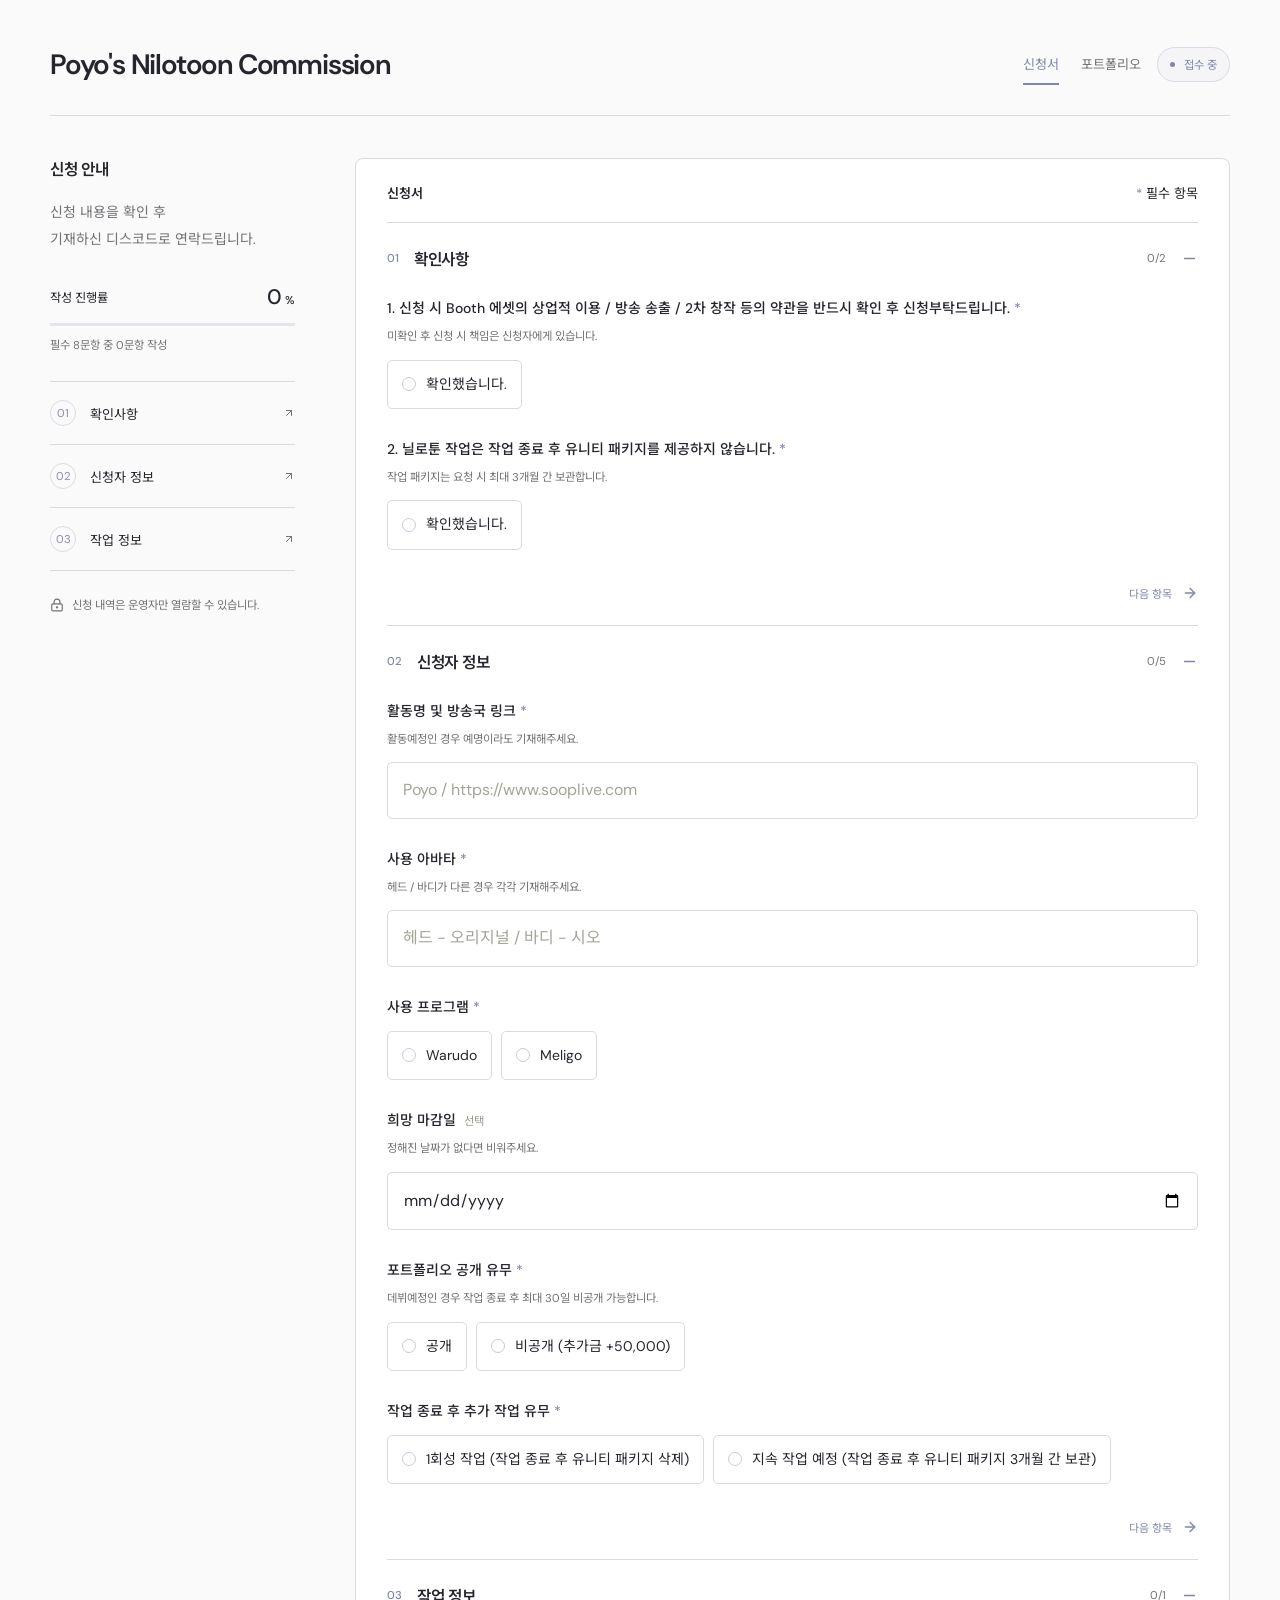
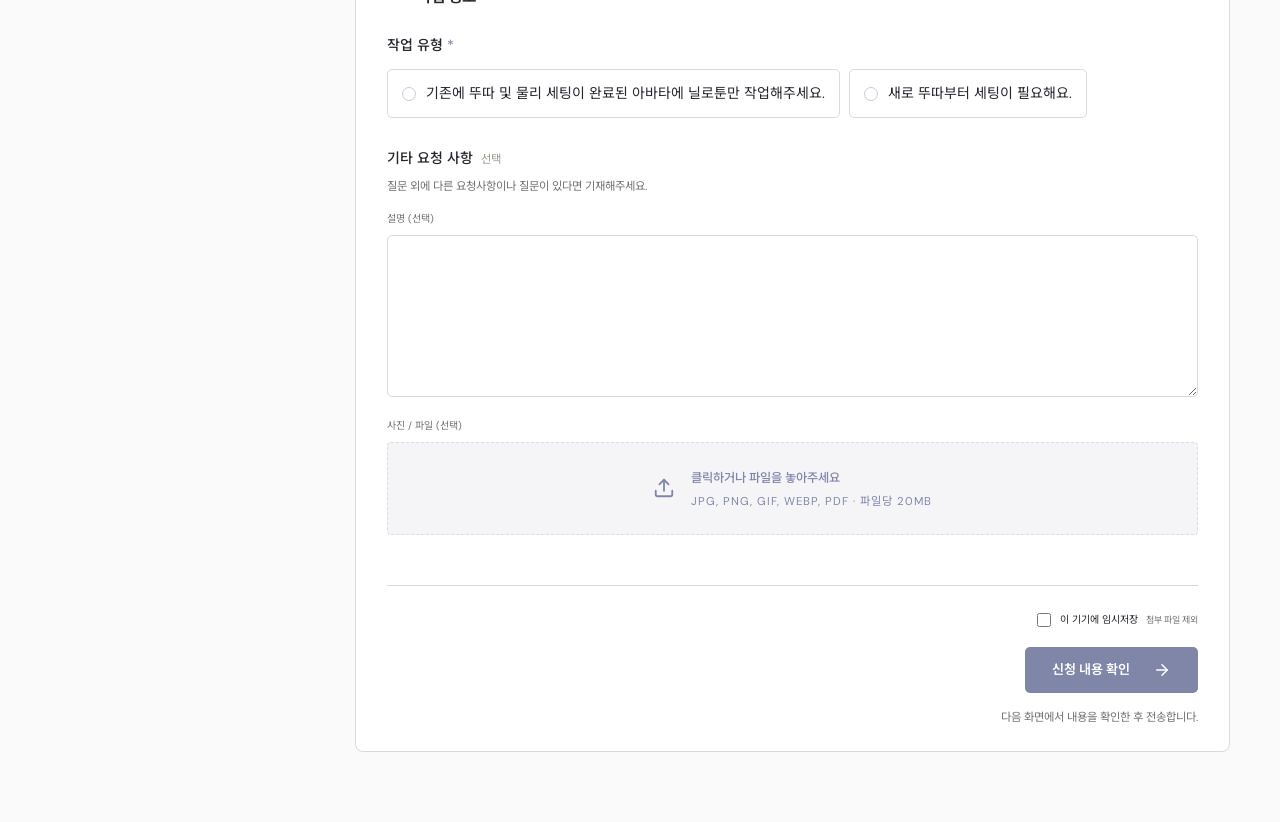
<file: nilotoon/index.html>
<!doctype html><html lang="ko"><head><meta charset="utf-8"><meta name="viewport" content="width=device-width,initial-scale=1"><meta name="poyo-static-app" content="v1"><meta name="poyo-api-origin" content="https://poyo-nilotoon-commission.ouaoxx.chatgpt.site"><title>Poyo's Nilotoon Commission</title><link rel="stylesheet" href="assets/app-2f29176cea8e.css"></head><body><div id="root"></div><script id="poyo-public-data" type="application/json">{"apiOrigin":"https://poyo-nilotoon-commission.ouaoxx.chatgpt.site","revision":37,"config":{"completion":{"title":"신청이 접수되었습니다.","description":"내용 확인 후 기재하신 디스코드로 연락드립니다.","receiptLabel":"접수 번호","receiptHelp":"","button":"신청 페이지로"},"theme":{"font":"default","fontSize":14,"webFontCss":"","accent":"#8086a8","background":"#fafafa","surface":"#ffffff","text":"#25252d"},"portfolio":[{"id":"dc5cfac2-d82e-4fde-bd2f-fd9692eae3bc","title":"💙SOOP 서해락님💙","description":"Warudo Nilotoon 컨버팅 + 뚜따 + Magica2 + 배경 포스트 프로세싱","images":[{"id":"5252b726-d4b6-4b6b-83cb-15e5a11ad0d8","caption":"","alt":"1024_서해락_01.png"},{"id":"c568c2e8-4d04-402a-bb83-a3ee06de4931","caption":"","alt":"1024_서해락_02.png"},{"id":"26f653a8-f7f5-4e4a-b593-339a83b269f6","caption":"","alt":"1024_서해락_03.png"},{"id":"a8663e4f-116b-438d-95fb-ceed8d44b25c","caption":"","alt":"1024_서해락_04.png"},{"id":"df77b438-ca19-4ffa-b68b-042cd34d9487","caption":"","alt":"1024_서해락_05.png"}]},{"id":"60d9797e-9744-4af8-b7e0-17a3b36c1e05","title":"💙SOOP 우누님💙","description":"Warudo Nilotoon 컨버팅 + 뚜따 + Magica2 + 배경 포스트 프로세싱","images":[{"id":"cdf78664-b738-4e4a-9c0b-17c02a2d3bea","caption":"","alt":"1012_우누_01.png"},{"id":"d19f6795-7541-4c4d-88ce-535b9c7b78a1","caption":"","alt":"1012_우누_02.png"},{"id":"fe003ac7-4e2a-40ad-a2e6-4aebb6f6df40","caption":"","alt":"1012_우누_03.png"},{"id":"874d0f08-b5c0-4aab-adf6-4863b03da0e5","caption":"","alt":"1012_우누_04.png"}]},{"id":"6d49d7f0-938c-416e-948e-e5315d297e8e","title":"💚CHZZK 설이엔님💚","description":"Warudo Nilotoon 컨버팅 + 뚜따 + Magica2 + 배경 포스트 프로세싱","images":[{"id":"284bf83f-4b9c-4057-9472-ca8844b4ecf9","caption":"","alt":"1027_설이엔_01.png"},{"id":"c167df06-52c4-469c-8f4b-87b6fff10208","caption":"","alt":"1027_설이엔_02.png"},{"id":"298c966e-3ea2-4b75-b50b-31cffdc10767","caption":"","alt":"1027_설이엔_03.png"},{"id":"35d43452-0645-4ec5-9e41-d08913d9a11d","caption":"","alt":"1027_설이엔_04.png"}]},{"id":"c2fbafd0-a357-41c3-a31d-400e271faf9c","title":"💙SOOP 키나님💙","description":"Warudo Nilotoon 컨버팅 + 뚜따 + Magica2 + 배경 포스트 프로세싱","images":[{"id":"d756253f-b62c-4782-86f5-7f72e40636a0","caption":"","alt":"키나1102_3.png"},{"id":"f9391673-68c0-4d2e-acd5-7ff8e4e7b388","caption":"","alt":"키나1102_1.png"},{"id":"8ba242a5-c178-4864-b7ba-7bff00f14560","caption":"","alt":"키나1102_2.png"}]},{"id":"a78f7d79-4224-41d2-a250-baa843b3ad5f","title":"💙SOOP 나리님💙","description":"Warudo Nilotoon 컨버팅 + 뚜따","images":[{"id":"c73a9d0a-8ff3-4065-9d30-64862ae4caa1","caption":"","alt":"1014_나리_X_Event3.png"},{"id":"7216cc34-bee3-4941-9914-79f109ab346d","caption":"","alt":"1014_나리_X_Event5.png"},{"id":"4468f50c-1957-43b6-8bc9-d64aea7b3218","caption":"","alt":"1014_나리_X_Event6.png"},{"id":"5b74b369-c2b7-4b18-b97c-feafc9900a5d","caption":"","alt":"1014_나리_X_Event1.png"},{"id":"e1e23612-bf16-4830-9a8c-dcae01dd3360","caption":"","alt":"1014_나리_X_Event2.png"}]},{"id":"81e0e75d-a7f1-41f0-9b75-9b1a73a04b22","title":"💛포트폴리오용💛","description":"Warudo Nilotoon 컨버팅 + 뚜따","images":[{"id":"bbac079f-f3cf-4d87-9129-1539f711210f","caption":"","alt":"6.png"},{"id":"e1f6f96d-7cfe-48da-821a-7c8950a261e1","caption":"","alt":"2.png"},{"id":"a90dc929-6ea4-49a9-8532-577cb2b1845e","caption":"","alt":"3.png"},{"id":"66f0567c-3fb6-43e1-a68c-4b09d4d6ed45","caption":"","alt":"5.png"}]}],"pricing":{"visible":false,"title":"금액 안내","description":"","images":[],"rows":[],"note":""},"studio":"Poyo's Nilotoon Commission","title":"Poyo's Nilotoon Commission","subtitle":"","badge":"접수 중","accepting":true,"notice":"신청 내용을 확인 후\n기재하신 디스코드로 연락드립니다.","sections":[{"id":"s_8f72f163","title":"확인사항","description":"","collapsed":false,"questions":[{"id":"q_4077da0b","label":"1. 신청 시 Booth 에셋의 상업적 이용 / 방송 송출 / 2차 창작 등의 약관을 반드시 확인 후 신청부탁드립니다.","type":"radio","required":true,"placeholder":"","hint":"미확인 후 신청 시 책임은 신청자에게 있습니다.","options":["확인했습니다."],"condition":null},{"id":"q_e4efe719","label":"2. 닐로툰 작업은 작업 종료 후 유니티 패키지를 제공하지 않습니다.","type":"radio","required":true,"placeholder":"","hint":"작업 패키지는 요청 시 최대 3개월 간 보관합니다.","options":["확인했습니다."],"condition":null}]},{"id":"s_d046cf25","title":"신청자 정보","description":"","collapsed":false,"questions":[{"id":"q_f36efbcf","label":"활동명 및 방송국 링크","type":"text","required":true,"placeholder":"Poyo / https://www.sooplive.com","hint":"활동예정인 경우 예명이라도 기재해주세요.","options":[],"condition":null},{"id":"q_f4d2bdc9","label":"사용 아바타","type":"text","required":true,"placeholder":"헤드 - 오리지널 / 바디 - 시오","hint":"헤드 / 바디가 다른 경우 각각 기재해주세요.","options":[],"condition":null},{"id":"q_c4541020","label":"사용 프로그램","type":"radio","required":true,"placeholder":"헤드 - 오리지널 / 바디 - 시오","hint":"","options":["Warudo","Meligo"],"condition":null},{"id":"q_36745f57","label":"Warudo Pro 라이센스 보유 여부","type":"radio","required":true,"placeholder":"","hint":"Warudo는 Nilotoon 사용 시 Pro 라이센스 구매 필수입니다.","options":["보유","미보유 (구매 필요)"],"condition":{"fieldId":"q_c4541020","operator":"equals","value":"Warudo"}},{"id":"q_b1200183","label":"Warudo 포스트 프로세싱 추가 여부","type":"radio","required":true,"placeholder":"","hint":"배경 당 추가금 +20,000","options":["추가 희망","추가하지 않음","잘 모름"],"condition":{"fieldId":"q_c4541020","operator":"equals","value":"Warudo"}},{"id":"q_4234f3e0","label":"희망 마감일","type":"date","required":false,"placeholder":"","hint":"정해진 날짜가 없다면 비워주세요.","options":[],"condition":null},{"id":"q_d4feaa67","label":"포트폴리오 공개 유무","type":"radio","required":true,"placeholder":"","hint":"데뷔예정인 경우 작업 종료 후 최대 30일 비공개 가능합니다.","options":["공개","비공개 (추가금 +50,000)"],"condition":null},{"id":"q_bff7a69f","label":"포트폴리오 공개일","type":"date","required":false,"placeholder":"","hint":"미기재 시 작업 종료 직후 포트폴리오로 사용됩니다.","options":[],"condition":{"fieldId":"q_d4feaa67","operator":"equals","value":"공개"}},{"id":"q_519d62ad","label":"작업 종료 후 추가 작업 유무","type":"radio","required":true,"placeholder":"","hint":"","options":["1회성 작업 (작업 종료 후 유니티 패키지 삭제)","지속 작업 예정 (작업 종료 후 유니티 패키지 3개월 간 보관)"],"condition":null}]},{"id":"s_11c66d31","title":"작업 정보","description":"","collapsed":false,"questions":[{"id":"q_a6177b25","label":"작업 유형","type":"radio","required":true,"placeholder":"","hint":"","options":["기존에 뚜따 및 물리 세팅이 완료된 아바타에 닐로툰만 작업해주세요.","새로 뚜따부터 세팅이 필요해요."],"condition":null},{"id":"q_8f87ee95","label":"유니티 패키지 전달받은 이후 작업 시작 시 닐로툰을 제외한 어떠한 수정도 불가합니다.","type":"radio","required":true,"placeholder":"","hint":"뚜따, 물리, 옷장 등 어떠한 수정도 불가합니다.","options":["확인했습니다."],"condition":{"fieldId":"q_a6177b25","operator":"equals","value":"기존에 뚜따 및 물리 세팅이 완료된 아바타에 닐로툰만 작업해주세요."}},{"id":"q_6b581df1","label":"뚜따 작업자","type":"radio","required":true,"placeholder":"","hint":"","options":["본인이 작업해요","뚜따만 해주는 작업자가 있어요"],"condition":{"fieldId":"q_a6177b25","operator":"equals","value":"기존에 뚜따 및 물리 세팅이 완료된 아바타에 닐로툰만 작업해주세요."}},{"id":"q_4e13e32c","label":"작업자 정보","type":"text","required":true,"placeholder":"지인이라서 기재할 수 없다면 지인으로 기재","hint":"작업자를 확인할 수 있는 링크 첨부 (X 혹은 아트머그 주소)","options":[],"condition":{"fieldId":"q_6b581df1","operator":"equals","value":"뚜따만 해주는 작업자가 있어요"}},{"id":"q_cb1c3b45","label":"작업 내용 상세히 기재","type":"file_text","required":true,"placeholder":"유니티에 들어있는 에셋 중 어떤걸 작업해달라던가 자유롭게 기재해주세요.","hint":"사진 첨부 가능합니다.","options":[],"condition":{"fieldId":"q_a6177b25","operator":"equals","value":"기존에 뚜따 및 물리 세팅이 완료된 아바타에 닐로툰만 작업해주세요."}},{"id":"q_947ebac3","label":"적용된 물리","type":"radio","required":true,"placeholder":"","hint":"","options":["기본 스프링본","Magica Cloth2","물리없음","잘 모름"],"condition":{"fieldId":"q_a6177b25","operator":"equals","value":"기존에 뚜따 및 물리 세팅이 완료된 아바타에 닐로툰만 작업해주세요."}},{"id":"q_d2cd91bf","label":"FBX 파일 보유 여부","type":"radio","required":true,"placeholder":"","hint":"","options":["보유","미보유"],"condition":{"fieldId":"q_a6177b25","operator":"equals","value":"기존에 뚜따 및 물리 세팅이 완료된 아바타에 닐로툰만 작업해주세요."}},{"id":"q_24e46680","label":"보유 파일","type":"checkbox","required":true,"placeholder":"","hint":"","options":["FBX","VRM","유니티패키지","잘 모름"],"condition":{"fieldId":"q_a6177b25","operator":"equals","value":"새로 뚜따부터 세팅이 필요해요."}},{"id":"q_cfa51755","label":"작업 내용 상세히 기재","type":"file_text","required":true,"placeholder":"최대한 상세히 기재해주세요.","hint":"작업에 사용될 에셋의 Booth 링크 / 에셋 색상 / 제거할 파츠 부위 등","options":[],"condition":{"fieldId":"q_a6177b25","operator":"equals","value":"새로 뚜따부터 세팅이 필요해요."}},{"id":"q_e4aca419","label":"개별 ON / OFF","type":"textarea","required":false,"placeholder":"헤어 1 에 리본 온오프 / 의상 1에 가방 온오프 등","hint":"온오프가 필요한 경우만 기재","options":[],"condition":{"fieldId":"q_a6177b25","operator":"equals","value":"새로 뚜따부터 세팅이 필요해요."}},{"id":"q_793d3118","label":"Magica Cloth2 물리 적용 유무","type":"radio","required":true,"placeholder":"","hint":"","options":["적용","미적용","잘 모름"],"condition":{"fieldId":"q_a6177b25","operator":"equals","value":"새로 뚜따부터 세팅이 필요해요."}},{"id":"q_96ef624a","label":"물리 적용 부위","type":"checkbox","required":true,"placeholder":"","hint":"적용할 부위를 전부 선택해주세요.","options":["헤어","의상","액세서리"],"condition":{"fieldId":"q_793d3118","operator":"equals","value":"적용"}},{"id":"q_fffed873","label":"기타 요청 사항","type":"file_text","required":false,"placeholder":"","hint":"질문 외에 다른 요청사항이나 질문이 있다면 기재해주세요.","options":[],"condition":null}]}]},"media":{"5252b726-d4b6-4b6b-83cb-15e5a11ad0d8":"assets/image-15021abbd805ca3d5ccca228e8c77879c7394517.png","c568c2e8-4d04-402a-bb83-a3ee06de4931":"assets/image-2662922df0f913a040060c356fd38a7017a8b001.png","26f653a8-f7f5-4e4a-b593-339a83b269f6":"assets/image-51147f4e807beb9777307d4ef7717bb84cb8509b.png","a8663e4f-116b-438d-95fb-ceed8d44b25c":"assets/image-c6050ada360bbc2bad196c7d87a1637a7f10325d.png","df77b438-ca19-4ffa-b68b-042cd34d9487":"assets/image-4880bcdae8663f00c24a791655986ce7ccf23dd8.png","cdf78664-b738-4e4a-9c0b-17c02a2d3bea":"assets/image-5c8f77d597cf6838ae86370778a56b0f2a0f08fa.png","d19f6795-7541-4c4d-88ce-535b9c7b78a1":"assets/image-df1a8c76ea64da567faba9438c65773688f53f96.png","fe003ac7-4e2a-40ad-a2e6-4aebb6f6df40":"assets/image-56ffd47c54f39682798f734e290878ec5f5b0fea.png","874d0f08-b5c0-4aab-adf6-4863b03da0e5":"assets/image-02821f0a975654f504af8da13bdc5baa3de22afb.png","284bf83f-4b9c-4057-9472-ca8844b4ecf9":"assets/image-86d0ba1b2fd533c6b9ea6130669b8e3575b9118d.png","c167df06-52c4-469c-8f4b-87b6fff10208":"assets/image-9b97da3e7d7093ce8e8b366373f8156ae046d5ff.png","298c966e-3ea2-4b75-b50b-31cffdc10767":"assets/image-ce95c1a39c1919976c169c00e3584bfbb68a3d11.png","35d43452-0645-4ec5-9e41-d08913d9a11d":"assets/image-eba07c1d20ea517d02464b979a774d9cf4c9d6d8.png","d756253f-b62c-4782-86f5-7f72e40636a0":"assets/image-9717359dc1bb34a166a748076b3ca97a4bcd6710.png","f9391673-68c0-4d2e-acd5-7ff8e4e7b388":"assets/image-3a0ef13e67b9828680d2d7070d3165d2c7823d93.png","8ba242a5-c178-4864-b7ba-7bff00f14560":"assets/image-b0189126bedf54844f305d03952cca4306c9ae5d.png","c73a9d0a-8ff3-4065-9d30-64862ae4caa1":"assets/image-2bfb99aea9144cbbcaf184791f4624abae9b8543.png","7216cc34-bee3-4941-9914-79f109ab346d":"assets/image-66d0bb7834b1fd84e25cc5e65be208c99451754a.png","4468f50c-1957-43b6-8bc9-d64aea7b3218":"assets/image-736af70e5aa9fe482cd4805ce36af25c92ff2ab7.png","5b74b369-c2b7-4b18-b97c-feafc9900a5d":"assets/image-c42bfd734fcfd6935e168e5a07a5419801ad7dce.png","e1e23612-bf16-4830-9a8c-dcae01dd3360":"assets/image-5d4ec9af2493d9a7de35e18837f3580655a63196.png","bbac079f-f3cf-4d87-9129-1539f711210f":"assets/image-7b5f8e03cd1c7ce0c3fe2f6fbfcd0648a4a205ac.png","e1f6f96d-7cfe-48da-821a-7c8950a261e1":"assets/image-43cd9a83e8060902a0889cbb23106b98be77ed42.png","a90dc929-6ea4-49a9-8532-577cb2b1845e":"assets/image-1752a68b96df8314f6c72692d58ffd6924acc951.png","66f0567c-3fb6-43e1-a68c-4b09d4d6ed45":"assets/image-5db998331e564227a9124d00c8503841c415a00d.png"}}</script><script type="module" src="assets/app-f545dd11a611.js"></script></body></html>
</file>
<file: nilotoon/assets/app-2f29176cea8e.css>
@import "https://fonts.googleapis.com/css2?family=DM+Sans:wght@400;500;600;700&family=DM+Serif+Display:ital@0;1&family=Noto+Sans+KR:wght@400;500;600;700&family=Noto+Serif+KR:wght@400;500;600&display=swap";:root{--paper:#f7f4ed;--card:#fdfbf7;--ink:#2d3029;--muted:#85877d;--line:#deded2;--accent:#dc684d;--accent-dark:#c95037;--olive:#7b8965;--serif:"Noto Serif KR",Batang,serif;--sans:"DM Sans","Noto Sans KR",sans-serif}*{box-sizing:border-box}html{scroll-behavior:smooth;scroll-padding-top:35px}body{color:var(--ink);background:var(--paper);font-family:var(--sans);-webkit-font-smoothing:antialiased;margin:0;font-size:14px}button,input,textarea,select{font:inherit}button,a,input,textarea,select{-webkit-tap-highlight-color:transparent}button,a{touch-action:manipulation}button{cursor:pointer}button:disabled{cursor:default;opacity:.45}a{color:inherit;text-decoration:none}button{color:inherit}h1,h2,h3,p{margin-top:0}p{line-height:1.85}button{background:0 0;border:0}a,button,input,textarea,select{outline-offset:5px}button:focus-visible,a:focus-visible{outline:2px solid var(--accent)}::selection{background:#f0c6b4}.button{border:1px solid #0000;border-radius:5px;justify-content:center;align-items:center;gap:28px;min-height:52px;padding:0 26px;font-size:13px;font-weight:600;transition:background .2s,transform .2s;display:inline-flex}.button svg{flex-shrink:0}.button.primary{background:var(--accent);color:#fff9f0}.button.primary:hover:not(:disabled){background:var(--accent-dark);transform:translateY(-1px)}.button.secondary{border-color:var(--line);background:0 0}.button.secondary:hover:not(:disabled){background:#eeeee4}.button.compact{gap:10px;min-height:39px;padding:0 16px;font-size:12px}.button.text{gap:5px;min-height:30px;padding:0 6px}.text-link{text-underline-offset:5px;font-size:12px;text-decoration:underline;display:inline-block}.icon-btn{border-radius:4px;justify-content:center;align-items:center;width:30px;height:30px;padding:0;display:inline-flex}.icon-btn:hover:not(:disabled){background:#eaeade}.danger{color:#b95343!important}.eyebrow{letter-spacing:1.7px;margin-bottom:22px;font-size:10px;font-weight:600}.muted{color:var(--muted)}.brand{font-family:"DM Serif Display",var(--serif);align-items:center;gap:10px;font-size:26px;line-height:1;display:inline-flex}.brand>svg{color:var(--accent);transform:rotate(-20deg)}.brand small{line-height:1;font-family:var(--sans);letter-spacing:1.8px;color:var(--muted);margin-top:7px;font-size:7px;display:block}.site-header{border-bottom:1px solid var(--line);justify-content:space-between;align-items:center;gap:20px;max-width:1280px;min-height:105px;margin:0 auto;padding:0 64px;display:flex}.site-header nav{gap:35px;font-size:12px;display:flex}.site-header nav a,.site-header nav button{align-items:center;gap:8px;padding:10px 0;font-size:12px;display:inline-flex}.availability{color:#687451;background:#f0f2e8;border:1px solid #dce0d1;border-radius:30px;align-items:center;gap:9px;padding:9px 13px;font-size:10px;display:flex}.availability i,.admin-live i{background:var(--olive);border-radius:50%;width:5px;height:5px}.availability.closed{color:var(--muted);background:#edece6}.availability.closed i{background:#aaa}.hero{grid-template-columns:1.1fr 1fr;align-items:center;gap:30px;max-width:1152px;min-height:535px;margin:auto;padding:52px 0 46px;display:grid}.hero .eyebrow{letter-spacing:1.3px;align-items:center;gap:10px;margin-bottom:26px;font-size:9px;display:flex}.tiny-star{color:var(--accent);font-size:21px}.hero h1{font-family:var(--serif);letter-spacing:-3.3px;margin:0 0 22px;font-size:clamp(36px,4.5vw,61px);font-weight:500;line-height:1.48}.hero-description{color:#73766c;white-space:pre-line;margin-bottom:28px;font-size:13px;line-height:1.9}.hero-footnote{color:var(--muted);align-items:center;gap:8px;margin-top:21px;font-size:10px;display:flex}.little-line{background:var(--muted);width:18px;height:1px}.letter-art{isolation:isolate;justify-self:end;width:100%;max-width:470px;height:430px;position:relative}.orbit{z-index:-1;border:1px solid #dbd9cc;border-radius:50%;width:430px;height:320px;position:absolute;top:65px;left:15px;transform:rotate(-24deg)}.orbit-two{border-color:#e5e2d8;width:380px;height:350px;top:45px;left:30px;transform:rotate(34deg)}.art-star{color:var(--accent);font-family:serif;position:absolute}.star-one{font-size:49px;animation:40s linear infinite slowSpin;top:44px;right:32px}.star-two{color:#8d956e;font-size:45px;bottom:61px;left:18px}.art-mini{letter-spacing:1.5px;font-size:8px;line-height:1.7;position:absolute;top:42px;left:17px;transform:rotate(-8deg)}.letter-sheet{z-index:1;background:#fcfaf4;border:1px solid #e5e1d5;width:248px;height:280px;padding:26px 27px;position:absolute;top:46px;left:99px;transform:rotate(-8deg);box-shadow:2px 5px 18px #353a2110}.letter-sheet>svg{color:var(--accent);position:absolute;top:24px;right:24px;transform:rotate(-18deg)}.letter-sheet>span{margin:5px 0 22px;font-family:DM Serif Display,serif;font-size:23px;font-style:italic;display:block}.letter-sheet>i{background:#d9d8c9;width:85%;height:1px;margin-bottom:12px;display:block}.letter-sheet>i.short{width:60%}.letter-sheet>p{color:#a3a28b;margin-top:20px;font-family:DM Serif Display,serif;font-size:15px;line-height:1.45}.letter-sheet em{color:#6f775e;font-size:29px}.envelope{z-index:2;background:#d8ddc5;border:1px solid #c6ceb1;border-radius:2px;width:316px;height:186px;position:absolute;top:190px;left:72px;overflow:hidden;transform:rotate(5deg);box-shadow:2px 9px 14px #26311312}.envelope:before{content:"";background:#cbd3b7;border:1px solid #c0c9aa;width:230px;height:230px;position:absolute;top:-161px;left:43px;transform:rotate(45deg)}.envelope-left{clip-path:polygon(0 0,58% 63%,0 100%);background:#d9dfc6;position:absolute;inset:0}.envelope-right{clip-path:polygon(100% 0,43% 63%,100% 100%);background:#d3dac0;position:absolute;inset:0}.envelope-bottom{clip-path:polygon(0 100%,49% 34%,100% 100%);background:#e1e5d0;position:absolute;inset:0}.wax-seal{color:#fae8d9;background:#dc7359;border:5px double #cd664b;border-radius:50%;place-items:center;width:52px;height:52px;font-family:DM Serif Display,serif;font-size:20px;font-style:italic;display:grid;position:absolute;top:70px;left:133px;transform:rotate(-8deg);box-shadow:1px 3px 3px #6f3e2b22}.stamp{z-index:3;outline:3px dotted var(--paper);outline-offset:-2px;color:#9c967a;background:#f5e8d5;border:1px solid #d7d1bf;flex-direction:column;justify-content:center;align-items:center;gap:9px;width:73px;height:90px;display:flex;position:absolute;bottom:45px;right:3px;transform:rotate(12deg)}.stamp span{letter-spacing:.7px;text-align:center;font-size:6px;line-height:1.5}.art-caption{letter-spacing:2px;color:#7c826d;font-size:8px;position:absolute;bottom:10px;left:107px;transform:rotate(5deg)}.marquee-line{border-top:1px solid var(--line);border-bottom:1px solid var(--line);letter-spacing:2.1px;color:#888b7d;white-space:nowrap;justify-content:space-around;align-items:center;gap:22px;padding:17px 25px;font-size:9px;display:flex;overflow:hidden}.marquee-line>span:nth-child(2n){color:var(--accent);font-size:18px;line-height:.8}.application-layout{grid-template-columns:310px minmax(0,1fr);align-items:start;gap:85px;max-width:1152px;margin:0 auto;padding:85px 0 80px;display:grid}.application-aside{position:sticky;top:40px}.application-aside .eyebrow{color:var(--accent);letter-spacing:1.3px;margin-bottom:19px;font-size:9px}.application-aside>p:not(.eyebrow){color:var(--muted);font-size:12px;line-height:1.9}.progress-block{margin:42px 0 28px}.progress-block>div:first-child{justify-content:space-between;align-items:center;font-size:11px;display:flex}.progress-block b small{margin-left:3px;font-size:12px}.progress-track{background:#e4e4d9;height:3px;margin:12px 0 9px}.progress-track i{background:var(--olive);height:100%;transition:width .4s;display:block}.progress-block>small{color:var(--muted);font-size:9px}.step-nav{border-top:1px solid var(--line);display:grid}.step-nav button{text-align:left;border-bottom:1px solid var(--line);align-items:center;gap:14px;padding:18px 0;font-size:11px;display:flex}.step-nav button>svg{color:var(--muted);margin-left:auto}.step-nav button>span{color:#8e9382;border:1px solid #d6d9cc;border-radius:50%;justify-content:center;align-items:center;width:23px;height:23px;font-size:9px;display:flex}.step-nav button>span.step-done{background:var(--olive);border-color:var(--olive);color:#fff}.privacy-note{color:var(--muted);align-items:center;gap:8px;margin-top:25px;font-size:9px;display:flex}.form-topline{letter-spacing:1.6px;color:var(--muted);justify-content:space-between;padding-bottom:17px;font-size:9px;display:flex}.form-topline>span:last-child{letter-spacing:0}.required{color:var(--accent);font-style:normal}.form-section{border-top:1px solid #b9bdae;scroll-margin-top:25px}.form-section:last-of-type{border-bottom:1px solid var(--line)}.section-toggle{text-align:left;align-items:center;gap:20px;width:100%;padding:27px 0;display:flex}.section-number{color:#92997c;align-self:flex-start;font-family:DM Serif Display,serif;font-size:20px;line-height:1.5}.section-heading{flex:1}.section-heading strong{letter-spacing:-.4px;font-size:17px;font-weight:500;display:block}.section-heading small{color:var(--muted);margin-top:7px;font-size:10px;line-height:1.65;display:block}.section-meta{color:var(--muted);font-size:9px}.section-meta>svg{color:var(--olive)}.section-toggle>svg{color:#757b68}.section-body{padding:5px 0 25px 39px;animation:.25s appear}.field{margin-bottom:28px}.field-label{margin-bottom:11px;font-size:12px;font-weight:500;line-height:1.8;display:block}.optional{color:#96998d;margin-left:8px;font-size:9px;font-weight:400;display:inline-block}.field-hint{color:var(--muted);margin:-5px 0 12px;font-size:10px;line-height:1.8}.field input:not([type=checkbox]):not([type=radio]):not([type=file]),.field textarea,.field select{border:1px solid var(--line);background:var(--card);width:100%;color:var(--ink);border-radius:4px;outline:none;min-height:47px;padding:14px 15px;font-size:12px;transition:border-color .2s,box-shadow .2s}.field textarea{resize:vertical;min-height:125px;line-height:1.9}.field input::placeholder,.field textarea::placeholder{color:#a3a598}.field select{appearance:none;padding-right:38px}.select-wrap{position:relative}.select-wrap>svg{pointer-events:none;color:var(--muted);position:absolute;top:16px;right:14px}.choices{flex-wrap:wrap;gap:9px;display:flex}.choice{border:1px solid var(--line);cursor:pointer;background:var(--card);border-radius:4px;align-items:center;gap:10px;min-height:43px;padding:12px 14px;font-size:11px;transition:background .2s,border .2s;display:flex;position:relative}.choice>input{opacity:0;cursor:pointer;width:100%;height:100%;margin:0;position:absolute;inset:0}.choice:has(input:focus-visible){outline:2px solid var(--accent);outline-offset:3px}.choice-dot{border:1px solid #c9cdbf;border-radius:50%;flex-shrink:0;place-items:center;width:14px;height:14px;display:grid}.choice-dot.square{border-radius:3px}.selected .choice-dot{background:var(--olive);border-color:var(--olive);color:#fff}.conditional{border-left:2px solid #d3dac2;padding-left:17px;animation:.25s appear}.field-error{color:#b64d3a;margin:9px 0 0;font-size:10px}.invalid input,.invalid textarea,.invalid select{border-color:#cf8572!important}.next-section{color:#737e60;justify-content:flex-end;align-items:center;gap:10px;margin-left:auto;padding:7px 0 2px;font-size:11px;display:flex}.upload{cursor:pointer;color:#8c9577;background:#f0f1e8;border:1px dashed #cbd0bc;border-radius:4px;justify-content:center;align-items:center;gap:16px;padding:25px 12px;display:flex;position:relative}.upload input{opacity:0;cursor:pointer;width:100%;height:100%;position:absolute;inset:0}.upload:has(input:focus-visible){outline:2px solid var(--accent);outline-offset:3px}.upload b{color:#747e60;font-size:11px;font-weight:500;display:block}.upload small{letter-spacing:1px;margin-top:6px;font-size:8px;display:block}.file-list{gap:6px;margin-top:10px;display:grid}.file-list>div{border:1px solid var(--line);border-radius:4px;align-items:center;gap:8px;padding:7px 10px;font-size:10px;display:flex}.file-list>div>span{word-break:break-all;flex:1}.file-list small{color:var(--muted);margin-top:3px;font-size:9px;display:block}.form-bottom{text-align:right;padding:25px 0}.check-label{text-align:left;cursor:pointer;align-items:flex-start;gap:9px;font-size:10px;line-height:1.8;display:inline-flex}.check-label input{accent-color:var(--olive);flex-shrink:0;width:14px;height:14px;margin:2px 0 0}.check-label small{color:var(--muted);margin-left:5px;font-size:9px}.form-bottom>.check-label{justify-content:flex-end;margin-bottom:21px;display:flex}.form-bottom>p,.submit-footnote{color:var(--muted);text-align:right;margin:14px 0 0;font-size:9px}.guide{border-top:1px solid var(--line);border-bottom:1px solid var(--line);margin-top:15px;scroll-margin-top:30px}.guide>button{justify-content:space-between;align-items:center;width:100%;padding:19px 0;font-size:11px;display:flex}.guide>button>span{align-items:center;gap:8px;display:flex}.guide svg{color:#8c9679}.notice-copy{color:#7b8071;white-space:pre-line;padding:0 23px 15px;font-size:11px}.notice-copy p{margin-bottom:12px}.end-note{text-align:center;border-bottom:1px solid var(--line);padding:30px 20px 70px}.end-note>span{color:var(--accent);margin-bottom:18px;font-size:29px;display:block}.end-note>p{font-family:var(--serif);letter-spacing:-.7px;margin-bottom:15px;font-size:22px}.end-note>small{letter-spacing:1.6px;color:var(--muted);font-size:8px}.site-footer{justify-content:space-between;align-items:center;gap:25px;max-width:1152px;margin:auto;padding:35px 0;display:flex}.site-footer .brand{font-size:21px}.site-footer .brand>svg{width:20px}.site-footer .brand small{display:none}.site-footer>span:not(.brand){color:var(--muted);letter-spacing:1px;font-size:8px}.site-footer>a{color:var(--muted);align-items:center;gap:5px;font-size:9px;display:inline-flex}.honeypot{width:1px;height:1px;top:0;overflow:hidden;position:absolute!important;left:-9999px!important}.toast{color:#fcfcf2;z-index:1000;text-align:center;background:#343b2f;border-radius:7px;max-width:min(90vw,600px);padding:15px 23px;font-size:12px;line-height:1.8;animation:.2s appear;position:fixed;bottom:26px;left:50%;transform:translate(-50%);box-shadow:0 5px 22px #0002}.review-card{background:var(--card);border:1px solid var(--line);border-radius:5px;padding:32px}.review-card>.eyebrow{color:var(--accent);margin-bottom:17px}.review-card>h2{font-family:var(--serif);letter-spacing:-.8px;font-size:23px;font-weight:500;line-height:1.6}.review-section,.detail-section{border-top:1px solid var(--line);margin-top:30px;padding-top:23px}.review-section h3,.detail-section h3{margin-bottom:22px;font-size:14px;font-weight:600}.answer-row{margin:0 0 22px}.answer-row dt{color:var(--muted);margin-bottom:9px;font-size:10px}.answer-row dd{white-space:pre-wrap;overflow-wrap:anywhere;margin-left:0;font-size:12px;line-height:1.9}.empty-value{color:#a3a598;font-size:11px}.consent-box{border:1px solid var(--line);background:var(--paper);border-radius:4px;margin-top:28px;padding:17px}.consent-box summary{cursor:pointer;justify-content:space-between;align-items:center;font-size:11px;list-style:none;display:flex}.consent-box details p{color:var(--muted);white-space:pre-line;margin:14px 0;font-size:10px}.consent-box>.check-label{margin-top:16px;font-size:10px}.consent-box b{color:var(--accent);font-weight:500}.review-actions{justify-content:space-between;gap:10px;margin-top:28px;display:flex}.review-actions .button{gap:15px;padding:0 20px}.success-screen{text-align:center;flex-direction:column;align-items:center;min-height:calc(100vh - 105px);padding:80px 20px;display:flex}.success-seal{width:89px;height:89px;color:var(--olive);outline-offset:7px;background:#eef1e5;border:1px solid #cdd4bf;border-radius:50%;outline:1px solid #dbe0d0;place-items:center;margin-bottom:35px;display:grid}.success-screen .eyebrow{color:var(--accent);font-size:9px}.success-screen h1{font-family:var(--serif);letter-spacing:-2px;margin-bottom:25px;font-size:40px;font-weight:500;line-height:1.6}.success-screen>p:not(.eyebrow){color:var(--muted);font-size:12px}.receipt{border:1px solid var(--line);border-radius:4px;align-items:center;gap:20px;margin:15px 0;padding:14px 20px;display:flex}.receipt span{color:var(--muted);font-size:10px}.receipt strong{letter-spacing:1px;-webkit-user-select:all;user-select:all;font-size:12px;font-weight:500}.success-screen>small{color:var(--muted);margin-bottom:30px;font-size:10px}.header-note{letter-spacing:2px;color:var(--muted);font-size:8px}.closed-card{text-align:center;border:1px solid var(--line);background:var(--card);padding:60px 20px}.closed-card>svg{color:var(--accent);margin-bottom:26px}.closed-card .eyebrow{font-size:9px}.closed-card>p:last-child{color:var(--muted);font-size:12px}.gate{min-height:100vh;padding:38px 5vw;position:relative;overflow:hidden}.gate>.brand{font-size:25px}.gate-card{text-align:center;z-index:1;max-width:520px;margin:12vh auto 0;position:relative}.gate-card>svg{color:var(--olive);margin-bottom:25px}.gate-card>.eyebrow{letter-spacing:2px;color:var(--accent);margin-bottom:18px;font-size:9px}.gate-card h1{font-family:var(--serif);letter-spacing:-1.5px;margin-bottom:25px;font-size:33px;font-weight:500;line-height:1.5}.gate-card>p:not(.eyebrow){color:var(--muted);margin-bottom:30px;font-size:12px}.gate-card>.button{margin-bottom:25px}.gate-card>.text-link{display:block}.gate-orbit{color:#e6e5d7;z-index:0;font-size:460px;position:absolute;bottom:-100px;right:0}.admin-shell{background:#f6f6f0;min-height:100vh}.admin-sidebar{z-index:20;background:#eeefe7;border-right:1px solid #dce0d1;flex-direction:column;width:237px;padding:36px 25px 20px;display:flex;position:fixed;inset:0 auto 0 0}.admin-sidebar .brand{gap:8px;font-size:24px}.admin-sidebar .brand>svg{width:21px}.admin-sidebar .brand small{letter-spacing:1.4px;font-size:6px}.sidebar-label{letter-spacing:1.1px;color:#999e8c;margin:47px 0 18px 6px;font-size:7px}.admin-sidebar nav{gap:8px;display:grid}.admin-sidebar nav>button{text-align:left;color:#7b8370;border-radius:5px;align-items:center;gap:12px;padding:14px 12px;font-size:12px;display:flex}.admin-sidebar nav>button b{text-align:center;background:#c5cfb1;border-radius:4px;min-width:18px;margin-left:auto;padding:3px 5px;font-size:8px}.sidebar-bottom{margin-top:auto}.sidebar-bottom>a{color:#7f8773;border-bottom:1px solid #d8ddcc;justify-content:space-between;align-items:center;margin-bottom:20px;padding:15px 9px;font-size:10px;display:flex}.admin-profile{align-items:center;gap:10px;padding:0 5px;display:flex}.admin-profile>span{color:#758463;background:#dbe2cd;border-radius:50%;place-items:center;width:32px;height:32px;font-size:12px;display:grid}.admin-profile>div{flex:1;min-width:0}.admin-profile strong{text-overflow:ellipsis;font-size:10px;font-weight:500;display:block;overflow:hidden}.admin-profile small{color:#939987;align-items:center;gap:4px;margin-top:5px;font-size:8px;display:flex}.admin-profile>a{color:#9ca28f;padding:6px}.admin-main{margin-left:237px}.admin-topbar{letter-spacing:1px;border-bottom:1px solid #e0e2d7;justify-content:space-between;align-items:center;gap:15px;height:77px;padding:0 43px;font-size:9px;display:flex}.admin-topbar>span>span{color:#bec3b3;margin:0 13px}.admin-topbar>div{letter-spacing:0;align-items:center;gap:25px;font-size:10px;display:flex}.admin-topbar a{color:#8a907d;align-items:center;gap:6px;display:flex}.admin-live{color:#82916c;align-items:center;gap:7px;font-size:9px;display:flex}.admin-live.paused{color:var(--muted)}.admin-live.paused i{background:#aaa}.admin-content{max-width:1510px;margin:0 auto;padding:44px 43px 65px}.admin-heading{justify-content:space-between;align-items:center;gap:20px;margin-bottom:34px;display:flex}.admin-heading .eyebrow{color:#959c88;letter-spacing:1.3px;margin-bottom:15px;font-size:8px}.admin-heading h1{font-family:var(--serif);letter-spacing:-1.5px;margin-bottom:12px;font-size:31px;font-weight:500;line-height:1.5}.heading-star{color:var(--accent);margin-left:15px;font-family:serif;font-size:27px;display:inline-block}.admin-heading p:not(.eyebrow){color:#939986;margin-bottom:0;font-size:11px;line-height:1.8}.heading-actions{flex-shrink:0;gap:10px;display:flex}.stats-row{grid-template-columns:repeat(3,1fr);gap:18px;margin-bottom:29px;display:grid}.stats-row>button{text-align:left;background:#fcfcf7;border:1px solid #e0e3d5;border-radius:6px;padding:23px 25px;transition:transform .2s;position:relative}.stats-row>button:hover{transform:translateY(-2px)}.stats-row>button>span:first-child{color:#8d9580;margin-bottom:11px;font-size:10px;display:block}.stats-row strong{color:#5e6d4c;font-family:DM Serif Display,serif;font-size:38px;font-weight:400}.stats-row>button>svg,.stat-dot,.stat-spark{color:#bbc4a9;position:absolute;bottom:26px;right:24px}.stat-dot{background:#df8b68;border-radius:50%;width:10px;height:10px}.stat-spark{font-size:32px;line-height:1}.inbox-panel{background:#fcfcf7;border:1px solid #e0e3d5;border-radius:6px;overflow:hidden}.inbox-toolbar{border-bottom:1px solid #e8eade;align-items:center;gap:10px;padding:21px;display:flex}.search-box{color:#a3aa95;flex:1;align-items:center;gap:10px;display:flex}.search-box>input{background:0 0;border:0;outline:none;width:100%;min-width:100px;padding:9px 0;font-size:11px}.inbox-toolbar select,.detail-controls select{color:#7a8568;background:#fcfcf7;border:1px solid #e2e5d8;border-radius:4px;outline:none;padding:10px;font-size:10px}.inbox-caption{color:#a0a68f;justify-content:space-between;padding:17px 23px;font-size:9px;display:flex}.empty-inbox{text-align:center;padding:70px 20px 85px}.empty-envelope{color:#9ba88a;place-items:center;width:100px;height:85px;margin:auto;display:grid;position:relative}.empty-envelope>span{color:var(--accent);font-family:serif;font-size:25px;position:absolute;top:2px;right:12px}.empty-inbox h2{font-family:var(--serif);letter-spacing:-.8px;margin:10px 0 12px;font-size:19px;font-weight:500}.empty-inbox p{color:#9ba28e;margin-bottom:25px;font-size:10px}.empty-inbox .button{color:#7e8b6e;border-color:#d8dfcc;font-size:10px}.admin-footnote{color:#a2a995;justify-content:center;align-items:center;gap:6px;margin-top:23px;font-size:9px;display:flex}.entry-row{text-align:left;border-bottom:1px solid #eaecdf;align-items:center;gap:17px;width:100%;padding:20px 23px;display:flex}.entry-icon{color:#93a17f;background:#f0f3e7;border-radius:50%;flex-shrink:0;place-items:center;width:39px;height:39px;display:grid}.entry-person{flex:1;min-width:0}.entry-person strong{text-overflow:ellipsis;white-space:nowrap;font-size:12px;font-weight:500;display:block;overflow:hidden}.entry-person small{color:#a0a58f;text-overflow:ellipsis;white-space:nowrap;margin-top:7px;font-size:9px;display:block;overflow:hidden}.entry-date{color:#969f87;font-size:9px}.status-pill{white-space:nowrap;color:#7c8c66;background:#edf1e4;border-radius:4px;padding:6px 9px;font-size:8px}.status-pill.declined{color:#aaa698;background:#efeee9}.load-more{color:#899677;justify-content:center;align-items:center;gap:10px;width:100%;padding:18px;font-size:10px;display:flex}.editor-layout{grid-template-columns:minmax(0,1fr) 220px;align-items:start;gap:26px;display:grid}.editor-intro{color:#929b83;justify-content:space-between;align-items:center;gap:15px;margin-bottom:18px;font-size:9px;display:flex}.editor-intro>span:first-child{align-items:center;gap:7px;display:flex}.editor-intro>span:last-child{color:#aaa98b;font-size:8px}.editor-section{background:#fcfcf7;border:1px solid #dfe4d3;border-radius:6px;margin-bottom:20px;overflow:hidden}.editor-section-header{align-items:flex-start;gap:12px;padding:23px 20px 12px;display:flex}.editor-section-index{color:#a8b199;font-family:DM Serif Display,serif;font-size:20px;line-height:1.5}.editor-section-header>div:nth-child(2){flex:1;min-width:0}.editor-section-header input{letter-spacing:-.3px;background:0 0;border:0;border-bottom:1px solid #0000;border-radius:0;outline:0;width:100%;padding:2px 0;font-size:15px;font-weight:500}.editor-section-header input:focus{border-bottom-color:#c8d1b8}.editor-section-header input.section-desc-input{color:#a2aa95;letter-spacing:0;margin-top:8px;font-size:10px;font-weight:400;display:block}.row-tools{gap:0;display:flex}.row-tools .icon-btn{color:#a2ad90;width:23px;height:25px}.editor-collapse-check{color:#a3aa97;cursor:pointer;align-items:center;gap:6px;padding:0 20px 18px 49px;font-size:9px;display:flex}.editor-collapse-check input{accent-color:var(--olive);width:12px;height:12px;margin:0}.editor-questions{border-top:1px solid #e7eadd}.question-editor{border-bottom:1px solid #e7eadd}.question-summary{text-align:left;align-items:center;gap:12px;width:100%;padding:17px 20px;display:flex}.question-type-icon{color:#a6af98;background:#f0f2e7;border-radius:3px;place-items:center;width:27px;height:30px;font-size:9px;display:grid}.question-summary>span:nth-child(2){flex:1;min-width:0}.question-summary strong{text-overflow:ellipsis;font-size:11px;font-weight:500;line-height:1.7;display:block;overflow:hidden}.question-summary strong i{color:var(--accent);margin-left:4px;font-style:normal}.question-summary small{color:#9ca78c;margin-top:5px;font-size:8px;display:block}.question-summary>svg{color:#a3ad93}.question-inspector{background:#f8f9f3;border-top:1px dashed #e1e6d5;padding:20px;animation:.2s appear}.question-inspector>label,.condition-fields label,.settings-card>label{color:#8c987b;margin-bottom:17px;font-size:10px;display:block}.question-inspector .check-label{gap:7px;display:flex}.question-inspector input:not([type=checkbox]),.question-inspector textarea,.question-inspector select,.settings-card input:not([type=checkbox]),.settings-card textarea{color:#5a654d;background:#fffffb;border:1px solid #dce2d1;border-radius:4px;outline:none;width:100%;min-width:0;margin-top:8px;padding:11px 12px;font-size:11px;line-height:1.6;display:block}.question-inspector input:focus,.question-inspector textarea:focus,.question-inspector select:focus,.settings-card input:focus,.settings-card textarea:focus{border-color:#9fac8b;box-shadow:0 0 0 2px #bdc9ac20}.question-inspector textarea,.settings-card textarea{resize:vertical}.question-inspector small{color:#a5ae97;margin-left:7px;font-size:8px}.input-grid{grid-template-columns:1.3fr 1fr;gap:12px;margin-bottom:18px;display:grid}.input-grid>label{color:#8c987b;min-width:0;font-size:10px}.condition-editor{background:#eff3e6;border:1px solid #e0e6d4;border-radius:4px;margin-top:22px;padding:13px}.condition-editor>.check-label{font-size:10px}.condition-fields{padding-top:15px}.condition-fields>.input-grid{margin-bottom:0}.condition-fields>p{color:#9ba68c;margin:0;font-size:8px}.condition-fields label{margin-bottom:12px}.question-tools{border-top:1px solid #e3e8d9;justify-content:space-between;align-items:center;margin-top:20px;padding-top:12px;display:flex}.question-tools>div{gap:8px;display:flex}.question-tools .button{color:#95a084;font-size:9px}.add-question{color:#98a588;justify-content:center;align-items:center;gap:7px;width:100%;padding:15px;font-size:10px;display:flex}.add-section{color:#8c9d7a;border:1px dashed #cbd5bb;border-radius:5px;justify-content:center;align-items:center;gap:8px;width:100%;padding:20px;font-size:11px;display:flex}.editor-guide{background:#eef1e5;border:1px solid #dce4ce;border-radius:5px;padding:25px 23px;position:sticky;top:25px}.guide-orb{color:#9eaf89;margin-bottom:25px;font-size:31px;display:block}.editor-guide>.eyebrow{letter-spacing:1.2px;color:#9eaa8e;margin-bottom:13px;font-size:7px}.editor-guide h3{font-family:var(--serif);letter-spacing:-.5px;color:#6e7c5d;margin-bottom:15px;font-size:17px;font-weight:500;line-height:1.8}.editor-guide>p:not(.eyebrow){color:#99a389;margin-bottom:25px;font-size:10px;line-height:1.9}.editor-guide>div{align-items:flex-start;gap:9px;margin-top:20px;display:flex}.editor-guide>div>svg{color:#9baa89;flex-shrink:0;margin-top:1px}.editor-guide>div>p{color:#a2ad94;margin:0;font-size:9px;line-height:1.9}.editor-guide b{color:#8d9d7c;margin-bottom:5px;font-size:10px;font-weight:500;display:block}.editor-guide>small{color:#a1ad93;border-top:1px solid #dce4d0;margin-top:25px;padding-top:20px;font-size:8px;line-height:1.9;display:block}.settings-layout{grid-template-columns:1fr 1fr;align-items:start;gap:22px;display:grid}.settings-card{background:#fcfcf7;border:1px solid #dfe4d2;border-radius:6px;padding:28px}.settings-card>.eyebrow{color:#a2ad95;margin-bottom:14px;font-size:8px}.settings-card h2{font-family:var(--serif);letter-spacing:-.6px;margin-bottom:26px;font-size:20px;font-weight:500}.settings-card>label{margin-bottom:23px}.settings-card>label>small{color:#a4ae96;margin-top:8px;font-size:8px;line-height:1.8;display:block}.settings-card label.accepting-toggle{background:#eef3e5;border-radius:5px;align-items:center;gap:15px;margin-bottom:26px;padding:15px;display:flex}.accepting-toggle>span{flex:1}.accepting-toggle strong{color:#869972;font-size:11px;font-weight:500;display:block}.accepting-toggle small{color:#9eac8c;margin-top:6px;font-size:8px;line-height:1.9;display:block}.accepting-toggle>input{accent-color:var(--olive);width:18px;height:18px}.settings-note{color:#a3ad96;grid-column:1/-1;align-items:flex-start;gap:12px;padding:8px 2px;font-size:10px;display:flex}.settings-note p{margin:0;font-size:9px}.drawer-backdrop{z-index:100;-webkit-backdrop-filter:blur(3px);backdrop-filter:blur(3px);background:#26311f66;justify-content:flex-end;display:flex;position:fixed;inset:0}.entry-drawer{background:#fbfcf5;width:min(620px,100vw);height:100%;animation:.2s slideIn;overflow-y:auto;box-shadow:-10px 0 40px #1c28121a}.entry-drawer>header{z-index:1;background:#fbfcf5;border-bottom:1px solid #e1e6d7;justify-content:space-between;align-items:center;padding:20px 30px;display:flex;position:sticky;top:0}.entry-drawer>header>span{color:#9ca98d;letter-spacing:1px;align-items:center;gap:8px;font-size:8px;display:flex}.drawer-content{padding:32px}.drawer-content>.eyebrow{color:#a0ac91;margin-bottom:14px;font-size:8px}.drawer-content>h2{font-family:var(--serif);letter-spacing:-1px;overflow-wrap:anywhere;font-size:26px;font-weight:500}.drawer-content>.muted{font-size:10px}.detail-controls{justify-content:space-between;gap:10px;margin-top:25px;display:flex}.drawer-loading{text-align:center;color:var(--muted);padding:60px;font-size:12px}.detail-section h3{color:#728563;font-size:14px}.detail-section dt{color:#9eab91;font-size:10px}.detail-section dd{color:#616f53;font-size:12px}.attachment-link{color:#849873;background:#f0f4e8;border:1px solid #dce4cf;border-radius:4px;align-items:center;gap:10px;margin-top:6px;padding:12px;font-size:10px;display:flex}.attachment-link>span{word-break:break-all;flex:1;min-width:0}.attachment-link small{color:#a3b093;margin-top:3px;font-size:8px;display:block}.detail-consent{border-top:1px solid var(--line);color:#a3ae96;padding:20px 0;font-size:9px}.detail-consent summary{cursor:pointer;align-items:center;gap:7px;list-style:none;display:flex}.detail-consent p{white-space:pre-line;margin:13px 0 0}.admin-note-label{color:#7d8e6d;margin-top:16px;font-size:11px;display:block}.admin-note-label small{color:#a6af9b;margin-left:8px;font-size:8px}.admin-note-label textarea{resize:vertical;background:#fffffb;border:1px solid #dce4d0;border-radius:4px;outline-color:#a1b18c;width:100%;margin-top:12px;padding:12px;font-size:11px;line-height:1.9;display:block}.drawer-actions{justify-content:space-between;align-items:center;margin-top:22px;display:flex}.preview-overlay{background:var(--paper);z-index:150;flex-direction:column;display:flex;position:fixed;inset:0}.preview-toolbar{background:#edf1e4;border-bottom:1px solid #d7dfc9;flex-shrink:0;justify-content:space-between;align-items:center;gap:20px;padding:11px 30px;display:flex}.preview-toolbar>span{color:#859573;align-items:center;gap:9px;font-size:11px;display:flex}.preview-toolbar .button{font-size:10px}.preview-scroll{flex:1;overflow-y:auto}.preview-banner{text-align:center;color:#91a17e;background:#edf1e5;padding:9px;font-size:9px}.is-preview .application-aside{position:static}@keyframes appear{0%{opacity:0;transform:translateY(5px)}to{opacity:1;transform:translateY(0)}}@keyframes slowSpin{to{transform:rotate(360deg)}}@keyframes slideIn{0%{opacity:0;transform:translate(20px)}to{opacity:1;transform:translate(0)}}@media (width>=1500px){.hero{max-width:1200px;min-height:590px}.application-layout,.site-footer{max-width:1200px}.hero h1{font-size:67px}.letter-art{transform-origin:50%;transform:scale(1.07)}}@media (width<=1250px){.hero,.application-layout,.site-footer{margin-left:55px;margin-right:55px}.site-header{padding-left:55px;padding-right:55px}.hero h1{letter-spacing:-2.8px;font-size:49px}.hero{gap:5px}.letter-art{transform-origin:100%;transform:scale(.9)}.application-layout{grid-template-columns:260px minmax(0,1fr);gap:60px}.application-aside h2{font-size:24px}.admin-sidebar{width:210px;padding-left:20px;padding-right:20px}.admin-main{margin-left:210px}.admin-content{padding:35px 30px 50px}.admin-topbar{padding:0 30px}.editor-layout{grid-template-columns:minmax(0,1fr) 195px;gap:20px}.editor-guide{padding:22px 17px}.admin-heading h1{font-size:27px}.heading-actions{gap:7px}.heading-actions .button{gap:6px;padding:0 11px;font-size:10px}}@media (width<=1050px){.hero h1{letter-spacing:-2.5px;font-size:42px}.hero{grid-template-columns:1fr 1fr;min-height:485px}.letter-art{width:470px;max-width:none;margin-left:-75px;transform:scale(.78)}.hero .eyebrow{letter-spacing:.9px;font-size:7px}.application-layout{grid-template-columns:220px minmax(0,1fr);gap:35px}.application-aside h2{font-size:21px}.application-aside>p:not(.eyebrow){font-size:10px}.section-heading strong{font-size:15px}.section-toggle{gap:14px}.section-heading small{font-size:9px}.section-body{padding-left:30px}.choice{font-size:10px}.admin-sidebar{width:180px;padding:30px 15px 18px}.admin-sidebar .brand{gap:6px;font-size:20px}.admin-sidebar .brand small{letter-spacing:1px;font-size:5px}.admin-sidebar .brand>svg{width:18px}.admin-main{margin-left:180px}.admin-content{padding:30px 24px 45px}.admin-topbar{padding:0 24px}.editor-layout{grid-template-columns:1fr}.editor-guide{display:none}.admin-heading h1{font-size:26px}.admin-heading{align-items:flex-start}.admin-heading p:not(.eyebrow){font-size:10px}.admin-heading .eyebrow{font-size:7px}.stats-row{gap:12px}.stats-row>button{padding:20px}.stats-row strong{font-size:33px}.settings-layout{gap:15px}.settings-card{padding:22px}.entry-date{display:none}.heading-actions{margin-top:24px}}@media (width<=760px){.site-header{min-height:83px;padding:0 24px}.brand{font-size:23px}.brand small{font-size:6px}.site-header nav{gap:15px}.site-header nav a,.site-header nav button{font-size:10px}.site-header .availability{display:none}.hero{grid-template-columns:1fr;gap:0;min-height:0;margin:0;padding:42px 27px 25px}.hero-copy{z-index:3;position:relative}.hero .eyebrow{letter-spacing:1px;margin-bottom:22px;font-size:7px}.hero h1{letter-spacing:-2.5px;font-size:43px;line-height:1.5}.hero-description{margin-bottom:23px;font-size:12px}.hero .button{gap:24px;min-height:47px;padding:0 21px;font-size:12px}.hero-footnote{margin-top:17px;font-size:9px}.letter-art{transform-origin:top;justify-self:center;width:470px;max-width:calc(100vw + 70px);height:365px;margin:0 0 -65px;transform:scale(.8)}.art-mini{left:35px}.marquee-line{justify-content:flex-start;gap:25px;padding:15px 20px;font-size:8px}.application-layout{margin:0;padding:50px 24px;display:block}.application-aside{margin-bottom:33px;position:static}.application-aside .eyebrow{margin-bottom:12px;font-size:8px}.application-aside h2{margin-bottom:13px;font-size:25px;line-height:1.65}.application-aside>p:not(.eyebrow){font-size:11px}.application-aside>p:not(.eyebrow) br,.step-nav,.privacy-note{display:none}.progress-block{max-width:none;margin:25px 0 0}.progress-block>div:first-child{font-size:10px}.progress-block b{font-size:22px}.progress-block>small{font-size:9px}.form-topline{padding-bottom:14px;font-size:8px}.section-toggle{gap:13px;padding:23px 0}.section-heading strong{font-size:15px;line-height:1.65}.section-heading small{margin-top:4px;font-size:9px}.section-number{font-size:18px}.section-body{padding:0 0 21px}.field{margin-bottom:25px}.field-label{font-size:12px}.field-hint{font-size:10px}.field input:not([type=checkbox]):not([type=radio]):not([type=file]),.field textarea,.field select{min-height:47px;padding:12px;font-size:16px}.field input::placeholder,.field textarea::placeholder{font-size:12px}.choices{gap:8px}.choice{min-height:44px;padding:12px;font-size:11px}.next-section{font-size:11px}.form-bottom .button{gap:20px;width:100%}.form-bottom>p{text-align:center;font-size:9px}.form-bottom>.check-label{justify-content:flex-start;margin-bottom:23px}.end-note{padding:20px 24px 45px}.end-note>p{font-size:19px}.end-note>small{letter-spacing:1.2px;font-size:6px}.site-footer{gap:15px;margin:0;padding:25px 24px}.site-footer>span:not(.brand){display:none}.site-footer .brand{font-size:21px}.site-footer>a{font-size:10px}.review-card{padding:23px 18px}.review-card h2{font-size:21px}.review-actions{gap:8px}.review-actions .button{gap:10px;min-height:45px;padding:0 14px;font-size:11px}.receipt{gap:10px;padding:12px}.receipt strong{letter-spacing:.4px;font-size:10px}.success-screen{padding-top:65px}.success-screen h1{font-size:34px}.success-screen>.eyebrow{font-size:8px}.header-note{display:none}.toast{width:max-content;max-width:90vw;padding:12px 18px;font-size:11px;bottom:18px}.admin-sidebar{border-bottom:1px solid #dce0d1;border-right:0;width:auto;padding:22px 20px 0;position:static}.admin-sidebar>a{align-self:flex-start}.admin-sidebar .brand{font-size:24px}.admin-sidebar .brand small{letter-spacing:1.3px;font-size:6px}.sidebar-label,.sidebar-bottom{display:none}.admin-sidebar nav{justify-content:space-between;gap:8px;margin-top:22px;display:flex}.admin-sidebar nav>button{border-radius:4px 4px 0 0;flex:1;justify-content:center;gap:6px;padding:13px 6px;font-size:10px}.admin-sidebar nav>button svg{width:15px}.admin-sidebar nav>button b{min-width:15px;margin-left:0;padding:2px 4px;font-size:7px}.admin-main{margin:0}.admin-topbar{height:46px;padding:0 20px;font-size:7px}.admin-topbar>div{gap:14px;font-size:8px}.admin-topbar a,.admin-live{font-size:8px}.admin-content{padding:29px 20px 45px}.admin-heading{margin-bottom:25px;display:block}.admin-heading .eyebrow{letter-spacing:1px;margin-bottom:12px;font-size:7px}.admin-heading h1{margin-bottom:10px;font-size:27px}.heading-star{font-size:24px}.admin-heading p:not(.eyebrow){font-size:10px}.heading-actions{justify-content:flex-end;margin-top:19px}.heading-actions .button{min-height:38px;padding:0 13px;font-size:10px}.stats-row{gap:8px;margin-bottom:22px}.stats-row>button{padding:17px 13px}.stats-row>button>span:first-child{margin-bottom:10px;font-size:8px}.stats-row strong{font-size:30px}.stats-row>button>svg{width:17px;bottom:22px;right:12px}.stats-row .stat-dot{width:6px;height:6px;bottom:26px;right:14px}.stat-spark{font-size:23px;bottom:20px;right:12px}.inbox-toolbar{flex-wrap:wrap;gap:9px;padding:13px}.search-box{border-bottom:1px solid #eaede0;flex-basis:100%;padding-bottom:9px}.search-box>input{font-size:12px}.inbox-toolbar select{flex:1;min-height:37px;font-size:10px}.inbox-toolbar>.button{min-height:36px}.inbox-toolbar>.icon-btn{height:35px}.inbox-caption{padding:14px;font-size:8px}.empty-inbox{padding:35px 15px 45px}.empty-inbox h2{font-size:17px;line-height:1.8}.empty-inbox p{font-size:9px;line-height:1.9}.empty-inbox .button{font-size:9px}.admin-footnote{text-align:center;align-items:flex-start;font-size:8px;line-height:1.8}.admin-footnote>svg{flex-shrink:0;margin-top:2px}.entry-row{gap:10px;padding:17px 13px}.entry-icon{width:31px;height:31px}.entry-icon>svg{width:16px}.entry-person strong{font-size:11px}.entry-person small{font-size:8px}.entry-row>svg{width:15px}.status-pill{padding:5px 7px;font-size:7px}.editor-intro{gap:8px;font-size:8px}.editor-intro>span:last-child{font-size:7px}.editor-intro>span>svg{width:13px}.editor-section-header{gap:9px;padding:18px 14px 12px}.editor-section-header input{font-size:13px}.editor-section-header input.section-desc-input{font-size:9px}.editor-section-index{font-size:18px}.row-tools{flex-direction:column}.row-tools .icon-btn{width:20px;height:21px}.editor-collapse-check{padding-left:42px;font-size:8px}.question-summary{gap:10px;padding:15px}.question-summary strong{font-size:11px}.question-summary small{font-size:8px}.question-inspector{padding:17px 14px}.question-inspector input:not([type=checkbox]),.question-inspector textarea,.question-inspector select,.settings-card input:not([type=checkbox]),.settings-card textarea{padding:10px;font-size:16px}.question-inspector input::placeholder,.question-inspector textarea::placeholder{font-size:11px}.input-grid{grid-template-columns:1fr;gap:14px}.question-tools>div{gap:4px}.question-tools .button{font-size:8px}.condition-editor .check-label{font-size:9px}.settings-layout{grid-template-columns:1fr}.settings-card{padding:22px}.settings-card h2{font-size:20px}.settings-card>label{font-size:10px}.settings-card label.accepting-toggle{padding:13px}.accepting-toggle small{font-size:8px}.drawer-content{padding:25px 23px}.entry-drawer>header{padding:17px 23px}.drawer-content>h2{font-size:24px}.preview-toolbar{gap:10px;padding:10px 15px}.preview-toolbar>span{font-size:9px}.preview-toolbar .button{padding:0 10px;font-size:9px}.gate-card{margin-top:13vh}.gate-card h1{font-size:27px}.gate-orbit{font-size:330px;bottom:-50px}.gate-card>p:not(.eyebrow){font-size:11px}}@media (prefers-reduced-motion:reduce){html{scroll-behavior:auto}*,:before,:after{transition:none!important;animation:none!important}}.config-validation{color:#9e4f3b;overflow-wrap:anywhere;background:#fff1ed;border:1px solid #e9c5ba;border-radius:5px;margin:0 0 22px;padding:14px 17px;font-size:12px;line-height:1.8}:root{--paper:#f6f6f8;--card:#fff;--ink:#25252d;--muted:#72727d;--line:#e1e1e8;--accent:#6b63cf;--accent-dark:#5750b8;--olive:#7973ad;--serif:"DM Sans","Noto Sans KR",sans-serif}.public-site{min-height:100vh}.site-header{border-bottom:1px solid var(--line);align-items:center;max-width:1180px;min-height:0;margin:0 auto;padding:44px 0 30px}.site-header h1{font-family:var(--sans);letter-spacing:-1.2px;margin:0;font-size:31px;font-weight:600;line-height:1.35}.header-right{align-items:center;gap:25px;display:flex}.availability{color:#7364ac;white-space:nowrap;background:#eeecfa;border-color:#ddd8f3;padding:8px 12px;font-size:10px}.availability i{background:#8374b7}.admin-link{color:var(--muted);white-space:nowrap;align-items:center;gap:5px;font-size:10px;display:inline-flex}.brand{font-family:var(--sans);letter-spacing:-.6px;font-size:17px;font-weight:600;line-height:1.5}.application-layout{grid-template-columns:245px minmax(0,1fr);gap:60px;max-width:1180px;margin:0 auto;padding:42px 0 70px}.application-aside{top:30px}.application-aside h2{font-family:var(--sans);letter-spacing:-.3px;margin-bottom:17px;font-size:15px;font-weight:600;line-height:1.5}.public-notice{white-space:pre-line;color:var(--muted);font-size:11px;line-height:1.95}.application-main{border:1px solid var(--line);background:#fff;border-radius:8px;padding:24px 31px 0}.progress-block{margin-top:30px}.progress-block b{font-family:var(--sans);font-size:21px;font-weight:500}.progress-track{background:#e6e4ed;height:3px}.step-nav{border-top-color:var(--line)}.step-nav button{border-bottom-color:var(--line);font-size:11px}.step-nav button>span{color:#918aa7;border-color:#dcd9e7}.step-nav button>span.step-done{background:var(--accent);border-color:var(--accent)}.privacy-note{align-items:flex-start;font-size:9px;line-height:1.8}.privacy-note>svg{flex-shrink:0;margin-top:2px}.form-topline{letter-spacing:0;color:#6e6e7a;padding-bottom:20px;font-size:11px}.form-topline>span:first-child{color:var(--ink);font-weight:600}.form-topline>span:last-child{font-size:9px}.form-section{border-top:1px solid var(--line)}.section-toggle{gap:15px;padding:23px 0}.section-number{font-family:var(--sans);color:#9c98b0;font-size:12px;font-weight:500;line-height:2.2}.section-heading strong{letter-spacing:-.3px;font-size:15px;font-weight:600}.section-toggle>svg{color:#9994ac;width:17px}.section-body{padding:2px 0 22px}.field-label{font-size:12px;font-weight:500}.field input:not([type=checkbox]):not([type=radio]):not([type=file]),.field textarea,.field select{background:#fdfdfe;border-color:#e2e1e9;border-radius:5px;min-height:45px}.field input:focus,.field textarea:focus,.field select:focus{border-color:#aaa3d8;box-shadow:0 0 0 3px #a69cdf15}.choices{gap:9px}.choice{background:#fff;border-color:#e0dfe8;border-radius:5px;min-height:42px}.choice.selected{background:#f3f0ff;border-color:#aca2d8}.choice-dot{border-color:#ccc8d9}.selected .choice-dot{background:var(--accent);border-color:var(--accent)}.conditional{border-left-color:#d6d0ea}.next-section{color:#7d72a4}.upload{color:#9287b0;background:#f8f7fc;border-color:#d7d2e7}.upload b{color:#807596}.form-bottom{padding-top:25px;padding-bottom:23px}.button.primary{border-radius:5px}.form-bottom .button{gap:23px;min-height:46px;font-size:12px}.form-bottom>.check-label{margin-bottom:18px}.form-bottom>p{font-size:9px}.review-card{background:#fff;border:0;padding:0 0 30px}.review-card>h2{font-family:var(--sans);letter-spacing:-.5px;font-size:19px;font-weight:600}.review-card>.muted{font-size:11px}.review-section h3{font-size:13px}.consent-box{background:#f8f8fb}.success-screen{min-height:75vh;padding-top:80px}.success-screen h2{letter-spacing:-1px;margin:0 0 16px;font-size:25px;font-weight:500}.success-seal{width:76px;height:76px;color:var(--accent);background:#efedf8;border-color:#dbd6ee;outline-color:#e9e5f3}.closed-card{background:#fff;border:0;padding:65px 20px}.closed-card h2{font-family:var(--sans);font-size:18px;font-weight:500}.toast{background:#3b364c}.gate .brand{font-size:24px;font-family:var(--sans)}.gate-card h1{font-family:var(--sans);font-size:28px;font-weight:500}.gate-card>.eyebrow{display:none}.admin-shell{background:#f6f6f8}.admin-sidebar{background:#eeeef3;border-color:#dddde6}.admin-sidebar .brand{font-family:var(--sans);letter-spacing:-.6px;font-size:16px;line-height:1.5}.admin-sidebar nav>button{color:#75717f}.admin-sidebar nav>button.active{color:#675987;background:#e1dcef}.admin-sidebar nav>button:hover:not(.active){background:#e7e5ed}.admin-sidebar nav>button b{background:#d4cbe6}.sidebar-label{color:#96919f}.sidebar-bottom>a,.admin-profile>a{color:#8c8498}.admin-profile>span{color:#837298;background:#dfd9eb}.admin-profile small{color:#8e859b}.admin-topbar{border-color:#e0dfe8}.admin-heading .eyebrow{color:#8b8498}.admin-heading h1{font-family:var(--sans);letter-spacing:-1px;font-size:28px;font-weight:500}.admin-heading p:not(.eyebrow){color:#797182}.admin-topbar a{color:#8c8495}.admin-live{color:#84719c}.admin-live i{background:#9681b2}.stats-row>button,.inbox-panel,.editor-section,.settings-card{background:#fff;border-color:#e1dfe8}.stats-row>button>span:first-child{color:#817789}.stats-row strong{font-family:var(--sans);color:#63596f;font-size:34px;font-weight:500}.stats-row>button>svg{color:#bbb1c9}.stat-dot{background:#ad94cc}.inbox-toolbar{border-color:#edeaf1}.inbox-toolbar select,.detail-controls select{color:#71677f;background:#fff;border-color:#e2ddea}.inbox-caption,.search-box{color:#8b8296}.search-box>input::placeholder{color:#948a9e}.empty-inbox h2{font-family:var(--sans);letter-spacing:-.4px;font-size:17px}.empty-inbox p{color:#8b8295}.empty-envelope{color:#aea3bd}.empty-inbox .button{color:#88769a;border-color:#ded6e8}.admin-footnote{color:#8c8297}.entry-row{border-color:#eeebf2}.entry-row:hover{background:#f8f5fb}.entry-icon{color:#9680ad;background:#f1edf6}.entry-icon.new{color:var(--accent);background:#f1ecfa}.entry-person small{color:#9b90a6}.entry-date{color:#92849f}.entry-row>svg{color:#b2a5c0}.status-pill{color:#8b789e;background:#efedf5}.status-pill.new{color:#8b6fb6;background:#eee8fa}.status-pill.complete{color:#6f9083;background:#e9f0ed}.editor-intro,.editor-intro>span:last-child{color:#8e809a}.editor-section-header input.section-desc-input{color:#8e8299}.editor-section-index{font-family:var(--sans);color:#a396b1;font-size:15px}.editor-collapse-check{color:#8c7b9b}.editor-questions,.question-editor{border-color:#eae5ee}.question-type-icon{color:#a18db1;background:#f2eef6}.question-summary:hover{background:#faf7fc}.question-summary small,.question-summary>svg{color:#9683a7}.question-inspector{background:#faf8fc;border-color:#e4ddec}.question-inspector>label,.condition-fields label,.input-grid>label,.settings-card>label{color:#796789}.question-inspector input:not([type=checkbox]),.question-inspector textarea,.question-inspector select,.settings-card input:not([type=checkbox]),.settings-card textarea{color:#685873;background:#fff;border-color:#e0d6e7}.condition-editor{background:#f0ebf7;border-color:#e0d6eb}.condition-fields>p{color:#9380a3}.question-tools{border-color:#e7dfee}.question-tools .button,.add-question{color:#8e77a1}.add-question:hover{background:#f6f0fa}.add-section{color:#987aad;border-color:#d7c9e3}.add-section:hover{background:#f2edf8}.editor-guide{background:#f0ecf7;border-color:#e2d8ec}.editor-guide>.eyebrow,.editor-guide>p:not(.eyebrow),.editor-guide>div>p,.editor-guide>small{color:#9680a8}.editor-guide h3{font-family:var(--sans);color:#80668f;font-size:16px}.editor-guide b{color:#887095}.editor-guide>div>svg{color:#9e86ad}.editor-guide>small{border-color:#e0d4e8}.settings-card h2{font-family:var(--sans);font-size:19px}.settings-card>.eyebrow{color:#9c84ae}.settings-card label.accepting-toggle{background:#f0eaf7}.accepting-toggle strong{color:#8d70a5}.accepting-toggle small,.settings-card>label>small{color:#9b83ae}.settings-note{color:#8f7d9f}.entry-drawer,.entry-drawer>header{background:#fff}.entry-drawer>header{border-color:#e7dfee}.drawer-backdrop{background:#28233166}.drawer-content>h2{font-family:var(--sans);font-size:24px}.drawer-content>.eyebrow,.entry-drawer>header>span{color:#9c85ad}.detail-section h3{color:#806691}.detail-section dt{color:#8f7a9e}.detail-section dd{color:#5e5168}.attachment-link{color:#8a70a1;background:#f2eef8;border-color:#e2d8ee}.attachment-link small{color:#a28ab5}.detail-consent,.admin-note-label small{color:#9c86ad}.admin-note-label{color:#8f6fa5}.admin-note-label textarea{background:#fff;border-color:#e0d2eb}.preview-toolbar{background:#efebf6;border-color:#ded4e9}.preview-toolbar>span,.preview-banner{color:#9274a7}.preview-banner{background:#f1edf7}@media (width>=1500px){.application-layout,.site-header{max-width:1180px}}@media (width<=1250px){.site-header,.application-layout{margin-left:40px;margin-right:40px}.site-header{padding-left:0;padding-right:0}.application-layout{grid-template-columns:220px minmax(0,1fr);gap:40px}.application-aside h2{font-size:15px}.site-header h1{font-size:28px}}@media (width<=1050px){.site-header,.application-layout{margin-left:30px;margin-right:30px}.application-layout{grid-template-columns:190px minmax(0,1fr);gap:30px}.application-main{padding:21px 24px 0}.site-header h1{font-size:25px}.header-right{gap:16px}.admin-sidebar .brand{font-size:14px}.admin-heading h1{font-size:26px}}@media (width<=760px){.site-header{margin:0 22px;padding:28px 0 23px;display:block}.site-header h1{letter-spacing:-1px;font-size:24px;font-weight:600;line-height:1.45}.header-right{justify-content:space-between;margin-top:17px}.site-header .availability{padding:6px 10px;font-size:9px;display:flex}.application-layout{margin:0;padding:26px 20px 40px;display:block}.application-aside{margin-bottom:25px}.application-aside h2{margin-bottom:12px;font-size:13px}.public-notice{font-size:10px;line-height:1.9}.progress-block{margin-top:22px}.progress-block>div:first-child{font-size:10px}.progress-block b{font-size:20px}.progress-track{margin:9px 0}.application-main{border-radius:7px;padding:18px 19px 0}.form-topline{padding-bottom:14px;font-size:10px}.section-toggle{gap:11px;padding:21px 0}.section-heading strong{font-size:13px}.section-number{font-size:10px;line-height:2}.section-meta{font-size:8px}.section-body{padding:0 0 19px}.field-label{font-size:11px}.field input:not([type=checkbox]):not([type=radio]):not([type=file]),.field textarea,.field select{min-height:45px;font-size:16px}.field-hint{font-size:9px}.choice{padding:11px;font-size:10px}.choice-dot{width:13px;height:13px}.field{margin-bottom:25px}.upload{gap:10px;padding:22px 8px}.upload b{font-size:10px}.upload small{font-size:7px}.form-bottom{padding-top:22px;padding-bottom:20px}.form-bottom .button{width:100%;font-size:11px}.form-bottom>p{font-size:8px}.review-card{padding:4px 0 23px}.review-card>h2{font-size:17px}.review-section h3{font-size:12px}.answer-row dd{font-size:11px}.success-screen h2{font-size:21px}.success-screen{padding-top:60px}.admin-sidebar .brand{font-size:18px}.admin-heading h1{font-size:25px}.stats-row strong{font-size:28px}.settings-card h2{font-size:18px}.drawer-content>h2{font-size:22px}}.public-site{font-family:var(--public-font,var(--sans));background:var(--paper);color:var(--ink);--muted:color-mix(in srgb,var(--ink) 64%,var(--paper));--line:color-mix(in srgb,var(--ink) 15%,var(--paper))}.public-site .application-main,.public-site .review-card,.public-site .closed-card,.public-site .portfolio-card{background:var(--card)}.public-site .field input:not([type=checkbox]):not([type=radio]):not([type=file]),.public-site .field textarea,.public-site .field select,.public-site .choice{background:var(--card);color:var(--ink);border-color:var(--line)}.public-site .field input:focus,.public-site .field textarea:focus,.public-site .field select:focus{border-color:var(--accent);box-shadow:0 0 0 3px color-mix(in srgb,var(--accent) 12%,transparent)}.public-site .button.primary{color:var(--accent-ink,#fff);background:var(--accent)}.public-site .button.primary:hover{filter:brightness(.94)}.public-site .choice.selected,.public-site .availability,.public-site .upload,.public-site .consent-box{background:color-mix(in srgb,var(--accent) 8%,var(--card));border-color:color-mix(in srgb,var(--accent) 30%,var(--card))}.public-site .availability,.public-site .next-section,.public-site .upload,.public-site .upload b,.public-site .section-number,.public-site .section-toggle>svg{color:var(--accent)}.public-site .availability i,.public-site .selected .choice-dot{background:var(--accent)}.public-site .selected .choice-dot{border-color:var(--accent);color:var(--accent-ink,#fff)}.public-site .section-heading strong,.public-site .public-title,.public-site .field-label,.public-site .form-topline,.public-site .form-topline>span:first-child{color:var(--ink)}.public-site .conditional{border-left-color:color-mix(in srgb,var(--accent) 35%,var(--paper))}.public-site .success-seal{color:var(--accent);background:color-mix(in srgb,var(--accent) 10%,var(--paper));border-color:color-mix(in srgb,var(--accent) 25%,var(--paper))}.public-site .success-screen h2,.public-site .success-screen>p,.public-site .success-screen>small{white-space:pre-line}.public-site .success-screen h2{max-width:900px;line-height:1.6}.public-site .success-screen>p{max-width:700px}.public-title{text-align:left;background:0 0;border:0;flex:1;padding:0}.site-header{flex-wrap:wrap;gap:25px}.site-header .header-right{gap:24px}.site-header nav{gap:22px}.site-header nav button{color:var(--muted);white-space:nowrap;border-bottom:2px solid #0000;padding:10px 0;font-size:11px}.site-header nav button.current{color:var(--accent);border-bottom-color:var(--accent)}.question-content{white-space:pre-wrap;color:var(--muted);margin-bottom:17px;font-size:12px;line-height:1.9}.content-images{grid-template-columns:repeat(auto-fit,minmax(min(100%,230px),1fr));gap:16px;margin:16px 0 23px;display:grid}.content-images figure{min-width:0;margin:0}.content-images img{object-fit:contain;background:color-mix(in srgb,var(--ink) 3%,var(--card));border:1px solid var(--line);border-radius:6px;width:100%;max-height:520px;display:block}.content-images figcaption{color:var(--muted);white-space:pre-line;margin-top:8px;font-size:11px;line-height:1.8}.answer-part-label{color:var(--muted);margin:0 0 10px;font-size:10px;display:block}.answer-upload{margin-top:16px}.review-attachments{color:var(--muted);margin-top:10px;font-size:11px}.review-attachments>div{align-items:center;gap:6px;display:flex}.public-content-page{max-width:1180px;margin:0 auto;padding:48px 0 80px}.content-page-heading h2{letter-spacing:-.7px;margin-bottom:20px;font-size:25px;font-weight:500}.content-page-heading p{white-space:pre-line;color:var(--muted);margin-bottom:28px;font-size:13px}.portfolio-grid{grid-template-columns:repeat(2,minmax(0,1fr));gap:25px;margin-bottom:35px;display:grid}.portfolio-card{border:1px solid var(--line);border-radius:8px;min-width:0;padding:20px}.portfolio-card h3{margin-bottom:10px;font-size:17px;font-weight:500;line-height:1.8}.portfolio-card>p{color:var(--muted);white-space:pre-line;margin-bottom:0;font-size:12px;line-height:1.9}.portfolio-card .content-images{margin-top:0}.portfolio-card .content-images:has(figure:only-child){grid-template-columns:1fr}.content-empty{border:1px solid var(--line);background:var(--card);text-align:center;color:var(--muted);border-radius:7px;margin:20px 0 30px;padding:55px 20px;font-size:13px}.public-price-table{border:1px solid var(--line);border-radius:7px;margin:25px 0 30px;overflow:auto}.public-price-table table{border-collapse:collapse;text-align:left;background:var(--card);width:100%;font-size:13px}.public-price-table th,.public-price-table td{border-bottom:1px solid var(--line);white-space:pre-line;vertical-align:top;padding:20px;line-height:1.9}.public-price-table thead{background:color-mix(in srgb,var(--accent) 8%,var(--card));color:var(--accent);font-size:11px}.public-price-table tbody th{min-width:150px;font-weight:500}.public-price-table tbody td:nth-child(2){white-space:nowrap;min-width:140px}.public-price-table tbody td:nth-child(3){color:var(--muted);min-width:220px}.public-price-table tbody tr:last-child>*{border-bottom:0}.pricing-note{background:color-mix(in srgb,var(--accent) 6%,var(--card));border:1px solid var(--line);white-space:pre-line;border-radius:6px;margin:25px 0 30px;padding:22px;font-size:12px;line-height:1.9}.question-content-editor{border-top:1px solid #e6dfee;margin-top:20px;padding-top:18px}.question-content-editor h4{color:#7b6c8b;margin:0 0 17px;font-size:11px;font-weight:500}.question-content-editor>label{color:#8d7b9d;font-size:10px;display:block}.question-content-editor>.check-label{margin-top:20px;font-size:10px;display:flex}.image-editor{margin:16px 0 24px}.image-editor-list{gap:13px;margin-bottom:14px;display:grid}.image-editor-item{background:#f7f4fa;border:1px solid #e4ddec;border-radius:5px;align-items:flex-start;gap:12px;padding:12px;display:flex}.image-editor-item>img{object-fit:contain;background:#fff;border:1px solid #e5deec;border-radius:4px;width:85px;height:85px}.image-editor-item>div:nth-child(2){flex:1;min-width:0}.image-editor-item label{color:#8c7c9b;margin-bottom:9px;font-size:9px;display:block}.image-editor-item label:last-child{margin-bottom:0}.image-editor-item input{min-height:0!important;margin-top:5px!important;padding:8px!important;font-size:11px!important}.image-tools{flex-direction:column;display:flex}.image-tools button{color:#a08eb1;width:25px;height:25px}.upload-note,.settings-help{color:#9986a8;margin-top:10px;font-size:9px;line-height:1.8;display:block}.settings-card>.eyebrow{align-items:center;gap:8px;display:flex}.theme-settings>label{font-size:11px}.theme-settings select{color:#675873;width:100%;font:inherit;background:#fff;border:1px solid #e0d6e7;border-radius:4px;margin-top:10px;padding:12px;font-size:12px;display:block}.font-sample{color:#685c73;background:#faf8fc;border:1px solid #e4ddeb;border-radius:5px;margin:20px 0 25px;padding:20px;font-size:15px;line-height:1.9}.theme-settings label.color-control{align-items:center;gap:12px;margin-bottom:18px;font-size:10px;display:flex}.color-control>span{flex:1}.theme-settings .color-control>input[type=color]{cursor:pointer;background:#fff;border:1px solid #dcd2e6;border-radius:4px;width:39px;height:33px;margin:0;padding:2px}.theme-settings .color-control>input[type=text]{width:95px;margin:0;padding:8px 10px;font-size:11px;line-height:1.5}.content-settings{grid-template-columns:1fr;gap:24px;max-width:1000px;display:grid}.content-settings .settings-card>p{font-size:11px}.content-settings h3{color:#7f698f;margin:28px 0 15px;font-size:13px;font-weight:500}.portfolio-editor,.price-row-editor{background:#faf8fc;border:1px solid #e2d9eb;border-radius:6px;margin:20px 0;padding:20px}.portfolio-editor>header{justify-content:space-between;align-items:center;margin-bottom:20px;font-size:12px;display:flex}.portfolio-editor>label,.price-row-editor>label{color:#897298;margin:0 0 17px;font-size:11px;display:block}.portfolio-editor .image-editor{margin-bottom:0}.price-row-tools{color:#9a86aa;justify-content:space-between;align-items:center;font-size:9px;display:flex}.pricing-note-editor{margin-top:25px}.editor-backup{background:#fbf9fd;border:1px solid #ded6e8;border-radius:6px;margin-bottom:25px;padding:13px 16px}.editor-backup-toolbar{justify-content:space-between;align-items:center;gap:12px;display:flex}.editor-backup-toolbar>span{color:#8c789e;align-items:center;gap:7px;font-size:10px;line-height:1.8;display:flex}.editor-backup-toolbar>div{flex-shrink:0;gap:8px;display:flex}.editor-backup .button{gap:5px;min-height:32px;padding:0 10px;font-size:9px}.restore-draft{color:#8e729f;border-top:1px solid #e3dbeb;flex-wrap:wrap;align-items:center;gap:10px;margin-top:12px;padding-top:13px;font-size:10px;display:flex}.restore-draft select{font:inherit;color:inherit;background:#fff;border:1px solid #ddd1e8;border-radius:3px;padding:7px}.restore-draft small{color:#a18bac;flex-basis:100%;font-size:9px}.admin-sidebar nav>button{padding-left:10px;padding-right:10px;font-size:11px}@media (width<=1250px){.public-content-page{margin:0 40px}.site-header h1{font-size:25px}.site-header .header-right{gap:18px}.site-header nav{gap:17px}}@media (width<=1050px){.site-header{align-items:flex-start}.site-header .header-right{flex-basis:100%;justify-content:space-between;margin-top:0}.site-header nav{gap:24px}.public-content-page{margin:0 30px}.editor-backup-toolbar{align-items:flex-start}.editor-backup-toolbar>span{font-size:9px}}@media (width<=760px){.site-header .header-right{gap:12px;margin-top:17px}.site-header nav{gap:18px}.site-header nav button{padding:7px 0;font-size:10px}.public-content-page{margin:0;padding:30px 20px 45px}.content-page-heading h2{font-size:21px}.content-page-heading p{font-size:11px}.portfolio-grid{grid-template-columns:1fr;gap:20px}.portfolio-card{padding:16px}.portfolio-card h3{font-size:15px}.portfolio-card>p{font-size:11px}.public-price-table th,.public-price-table td{padding:15px;font-size:11px}.pricing-note{padding:17px;font-size:11px}.public-price-table tbody th,.public-price-table tbody td:nth-child(2){min-width:110px}.question-content{font-size:11px}.content-images{gap:13px}.content-images figcaption{font-size:10px}.image-editor-item{flex-wrap:wrap;gap:10px;padding:10px}.image-editor-item>img{width:65px;height:65px}.image-editor-item>div:nth-child(2){min-width:120px}.image-tools{flex-direction:row;justify-content:flex-end;width:100%}.image-editor-item input{font-size:16px!important}.theme-settings select{font-size:16px}.theme-settings .color-control>input[type=text]{width:112px;font-size:16px}.color-control>span{font-size:9px}.font-sample{font-size:13px}.portfolio-editor,.price-row-editor{padding:15px}.editor-backup{padding:12px}.editor-backup-toolbar{display:block}.editor-backup-toolbar>div{margin-top:12px}.restore-draft{gap:8px}.restore-draft>span{flex-basis:100%}.admin-sidebar nav{gap:3px}.admin-sidebar nav>button{gap:4px;padding:13px 5px;font-size:9px}.admin-sidebar nav>button svg{flex-shrink:0;width:13px}}.public-price-table .price-category th{background:color-mix(in srgb,var(--accent) 9%,var(--card));color:var(--accent);padding:14px 20px;font-size:12px;font-weight:600}.github-settings{max-width:900px}.github-settings>p{font-size:11px;line-height:1.9}.github-actions{flex-wrap:wrap;gap:12px;margin:25px 0 15px;display:flex}.github-actions .button{gap:12px;min-height:45px;font-size:11px}.github-status{color:#816493;white-space:pre-line}.github-result{background:#f2edf7;border:1px solid #e0d5e8;border-radius:5px;flex-wrap:wrap;gap:16px;padding:16px;display:flex}.github-result a{text-underline-offset:4px;font-size:11px;text-decoration:underline}.github-result small{color:#9780a5;flex-basis:100%;font-size:10px;line-height:1.8}.github-help{color:#8c769d;border-top:1px solid #e3dae9;margin-top:25px;padding-top:18px;font-size:11px}.github-help summary{cursor:pointer}.github-help li{margin-bottom:9px;line-height:1.9}.github-help p{font-size:10px;line-height:1.9}.github-help a{text-underline-offset:4px;text-decoration:underline}.github-settings>.check-label{align-items:center;gap:9px;font-size:11px;display:flex}.github-settings>.check-label input{width:14px;height:14px;accent-color:var(--accent)}@media (width<=760px){.admin-sidebar nav{justify-content:flex-start;overflow-x:auto}.admin-sidebar nav>button{flex:none;min-width:78px}.github-actions{grid-template-columns:1fr;width:100%;display:grid}.github-actions .button{width:100%}.public-price-table .price-category th{padding:12px 15px;font-size:11px}}.gallery-image-button{text-align:left;cursor:zoom-in;border-radius:6px;width:100%;padding:0;display:block}.gallery-image-button:focus-visible{outline:2px solid var(--accent);outline-offset:3px}.portfolio-card .image-gallery{margin-top:18px}.image-carousel .content-images{overscroll-behavior-x:contain;scroll-snap-type:x mandatory;scrollbar-width:thin;scrollbar-color:var(--line) transparent;grid-template-columns:none;grid-auto-columns:calc(50% - 8px);grid-auto-flow:column;gap:16px;margin:0;padding:0 0 5px;scroll-padding:0;display:grid;overflow-x:auto}.image-carousel .content-images figure{scroll-snap-align:start;scroll-snap-stop:always}.image-carousel .content-images img{aspect-ratio:16/10;object-fit:contain;width:100%;height:auto;max-height:none}.portfolio-card .image-carousel .content-images:has(figure:only-child){grid-template-columns:none;grid-auto-columns:100%}.gallery-carousel-controls{color:var(--muted);justify-content:space-between;align-items:center;gap:12px;margin-top:10px;font-size:11px;display:flex}.gallery-carousel-controls>div{gap:6px;display:flex}.gallery-carousel-controls button{border:1px solid var(--line);background:var(--card);width:34px;height:30px;color:var(--ink);border-radius:5px;place-items:center;display:grid}.gallery-carousel-controls button:hover:not(:disabled){border-color:var(--accent);color:var(--accent)}.image-lightbox{color:#fff;background:#14131a;border:0;border-radius:10px;width:min(1200px,100vw - 32px);max-width:none;max-height:calc(100dvh - 32px);margin:auto;padding:0;position:fixed;inset:0;overflow:auto;box-shadow:0 20px 80px #0005}.image-lightbox::backdrop{-webkit-backdrop-filter:blur(5px);backdrop-filter:blur(5px);background:#111017dc}.image-lightbox-panel{padding:12px 16px 20px}.image-lightbox-toolbar{color:#bcb9c9;justify-content:space-between;align-items:center;gap:12px;min-height:40px;font-size:12px;display:flex}.image-lightbox-toolbar button,.image-lightbox-stage>button{color:#fff;background:#ffffff12;border-radius:6px;place-items:center;width:40px;height:40px;display:grid}.image-lightbox-stage{justify-content:center;align-items:center;min-height:100px;padding:0 48px;display:flex;position:relative}.image-lightbox-stage>img{object-fit:contain;border-radius:4px;max-width:100%;max-height:calc(100dvh - 150px);display:block}.image-lightbox-stage>button{position:absolute;top:50%;transform:translateY(-50%)}.image-lightbox-stage>button.lightbox-previous{left:0}.image-lightbox-stage>button.lightbox-next{right:0}.image-lightbox-caption{color:#e0dce9;white-space:pre-line;margin:14px 48px 0;font-size:12px;line-height:1.8}.image-lightbox button:focus-visible{outline-offset:3px;outline:2px solid #c1acf7}.image-lightbox-stage>button:disabled{opacity:.2}.portfolio-editor-toolbar{justify-content:space-between;align-items:center;gap:12px;margin-bottom:14px;display:flex}.portfolio-editor-toolbar p{margin:0;font-size:11px}.portfolio-editor-toolbar>div{flex-shrink:0;gap:3px;display:flex}.portfolio-editor-toolbar .button{min-height:30px;padding:0 8px;font-size:10px}.portfolio-editor.portfolio-fold-editor{padding:0}.portfolio-fold-editor>header{gap:8px;margin:0;padding:7px 12px}.portfolio-editor-toggle{text-align:left;flex:1;align-items:center;gap:12px;min-width:0;padding:12px 6px;display:flex}.portfolio-editor-toggle>span{flex:1;min-width:0}.portfolio-editor-toggle strong{overflow-wrap:anywhere;font-size:12px;display:block}.portfolio-editor-toggle small{color:#a18bb1;margin-top:7px;font-size:10px;display:block}.portfolio-editor-toggle>svg{color:#a28bb3;flex-shrink:0}.portfolio-order-tools{flex-shrink:0;display:flex}.portfolio-editor-fields{border-top:1px solid #e2d9eb;padding:20px}.portfolio-editor-fields>label{color:#897298;margin:0 0 17px;font-size:11px;display:block}.portfolio-editor-fields[hidden]{display:none}@media (width<=760px){.image-carousel .content-images{grid-auto-columns:calc(50% - 6px);gap:12px}.portfolio-editor-toolbar{flex-direction:column;align-items:flex-start;gap:5px}.portfolio-fold-editor>header{padding:6px}.portfolio-editor-toggle{padding:10px 5px}.portfolio-editor-fields{padding:15px}.portfolio-editor-fields input,.portfolio-editor-fields textarea{font-size:16px!important}.image-lightbox{width:calc(100vw - 16px);max-height:calc(100dvh - 16px)}.image-lightbox-panel{padding:8px 8px 15px}.image-lightbox-stage{padding:0 28px}.image-lightbox-stage>button{background:#fff2;width:26px;height:36px}.image-lightbox-stage>button>svg{width:20px}.image-lightbox-caption{margin:12px 28px 0;font-size:11px}.image-lightbox-stage>img{max-height:calc(100dvh - 140px)}}.public-site{font-size:var(--public-font-size,16px)}.public-site .site-header{flex-wrap:wrap;gap:20px}.public-site .header-right{flex-wrap:wrap;gap:16px}.public-site .site-header h1{font-size:calc(var(--public-font-size,16px) * 2);overflow-wrap:anywhere}.public-site .site-header nav button{font-size:calc(var(--public-font-size,16px) * .9375)}.public-site .availability{font-size:calc(var(--public-font-size,16px) * .8125)}.public-site .public-notice,.public-site .application-aside>p:not(.eyebrow),.public-site .field-label,.public-site .choice,.public-site .question-content,.public-site .review-card>.muted,.public-site .answer-row dd,.public-site .portfolio-card>p,.public-site .public-price-table th,.public-site .public-price-table td,.public-site .pricing-note,.public-site .content-empty,.public-site .closed-card>p,.public-site .success-screen>p,.public-site .receipt strong{font-size:var(--public-font-size,16px)}.public-site .field input:not([type=checkbox]):not([type=radio]):not([type=file]),.public-site .field textarea,.public-site .field select{font-size:max(16px,var(--public-font-size,16px));min-height:48px;line-height:1.65}.public-site .button,.public-site .step-nav button,.public-site .form-topline,.public-site .form-topline>span:last-child,.public-site .answer-row dt{font-size:calc(var(--public-font-size,16px) * .9375)}.public-site .button{white-space:normal;min-height:46px;line-height:1.5}.public-site .choice{min-height:46px;line-height:1.65}.public-site .field-label{line-height:1.8}.public-site .field-hint,.public-site .optional,.public-site .section-heading small,.public-site .section-meta,.public-site .privacy-note,.public-site .form-bottom>p,.public-site .progress-block>small,.public-site .file-list li,.public-site .upload small,.public-site .content-images figcaption,.public-site .gallery-carousel-controls,.public-site .review-attachments,.public-site .empty-value,.public-site .success-screen>small,.public-site .receipt>span,.public-site .image-lightbox-toolbar,.public-site .image-lightbox-caption{font-size:calc(var(--public-font-size,16px) * .8125)}.public-site .application-aside h2,.public-site .section-heading strong,.public-site .review-section h3,.public-site .portfolio-card h3{font-size:calc(var(--public-font-size,16px) * 1.125)}.public-site .review-card>h2,.public-site .closed-card h2{font-size:calc(var(--public-font-size,16px) * 1.375)}.public-site .content-page-heading h2{font-size:calc(var(--public-font-size,16px) * 1.75)}.public-site .content-page-heading p{font-size:var(--public-font-size,16px)}.public-site .success-screen h2{font-size:calc(var(--public-font-size,16px) * 1.625)}.public-site .progress-block>div:first-child,.public-site .upload b{font-size:calc(var(--public-font-size,16px) * .875)}.public-site .progress-block b{font-size:calc(var(--public-font-size,16px) * 1.5)}.public-site .progress-block b small,.public-site .section-number,.public-site .step-nav button>span{font-size:calc(var(--public-font-size,16px) * .8125)}.public-site .step-nav button>span{min-width:26px;min-height:26px}.public-site .receipt{overflow-wrap:anywhere;flex-wrap:wrap;gap:12px}.public-site .receipt strong{word-break:break-word;min-width:0;max-width:100%}.text-size-settings{background:#faf8fc;border:1px solid #e1d7ea;border-radius:6px;margin:0 0 20px;padding:18px}.text-size-settings>div:first-child{color:#756184;justify-content:space-between;align-items:center;margin-bottom:12px;font-size:13px;display:flex}.text-size-settings output{color:#7560a3;font-size:18px;font-weight:600}.settings-card .text-size-settings input[type=range]{accent-color:#8c73ba;cursor:pointer;background:0 0;border:0;width:100%;height:24px;min-height:24px;margin:0;padding:0}.text-size-scale{color:#9b87ac;justify-content:space-between;margin:4px 0 15px;font-size:11px;display:flex}.text-size-presets{flex-wrap:wrap;gap:8px;display:flex}.text-size-presets .button{min-height:35px;padding:7px 12px;font-size:11px}.text-size-presets .selected{color:#80609e;background:#f0e8fa;border-color:#a48ac8}.text-size-settings>small{color:#9b85ac;margin-top:13px;font-size:11px;line-height:1.8;display:block}@media (width<=760px){.public-site .site-header h1,.public-site .content-page-heading h2{font-size:calc(var(--public-font-size,16px) * 1.5)}.public-site .section-toggle{gap:10px}.public-site .section-number{min-width:23px}.public-site .section-meta{white-space:nowrap}.text-size-settings{padding:14px}.text-size-presets{gap:6px}}
/*$vite$:1*/
</file>
